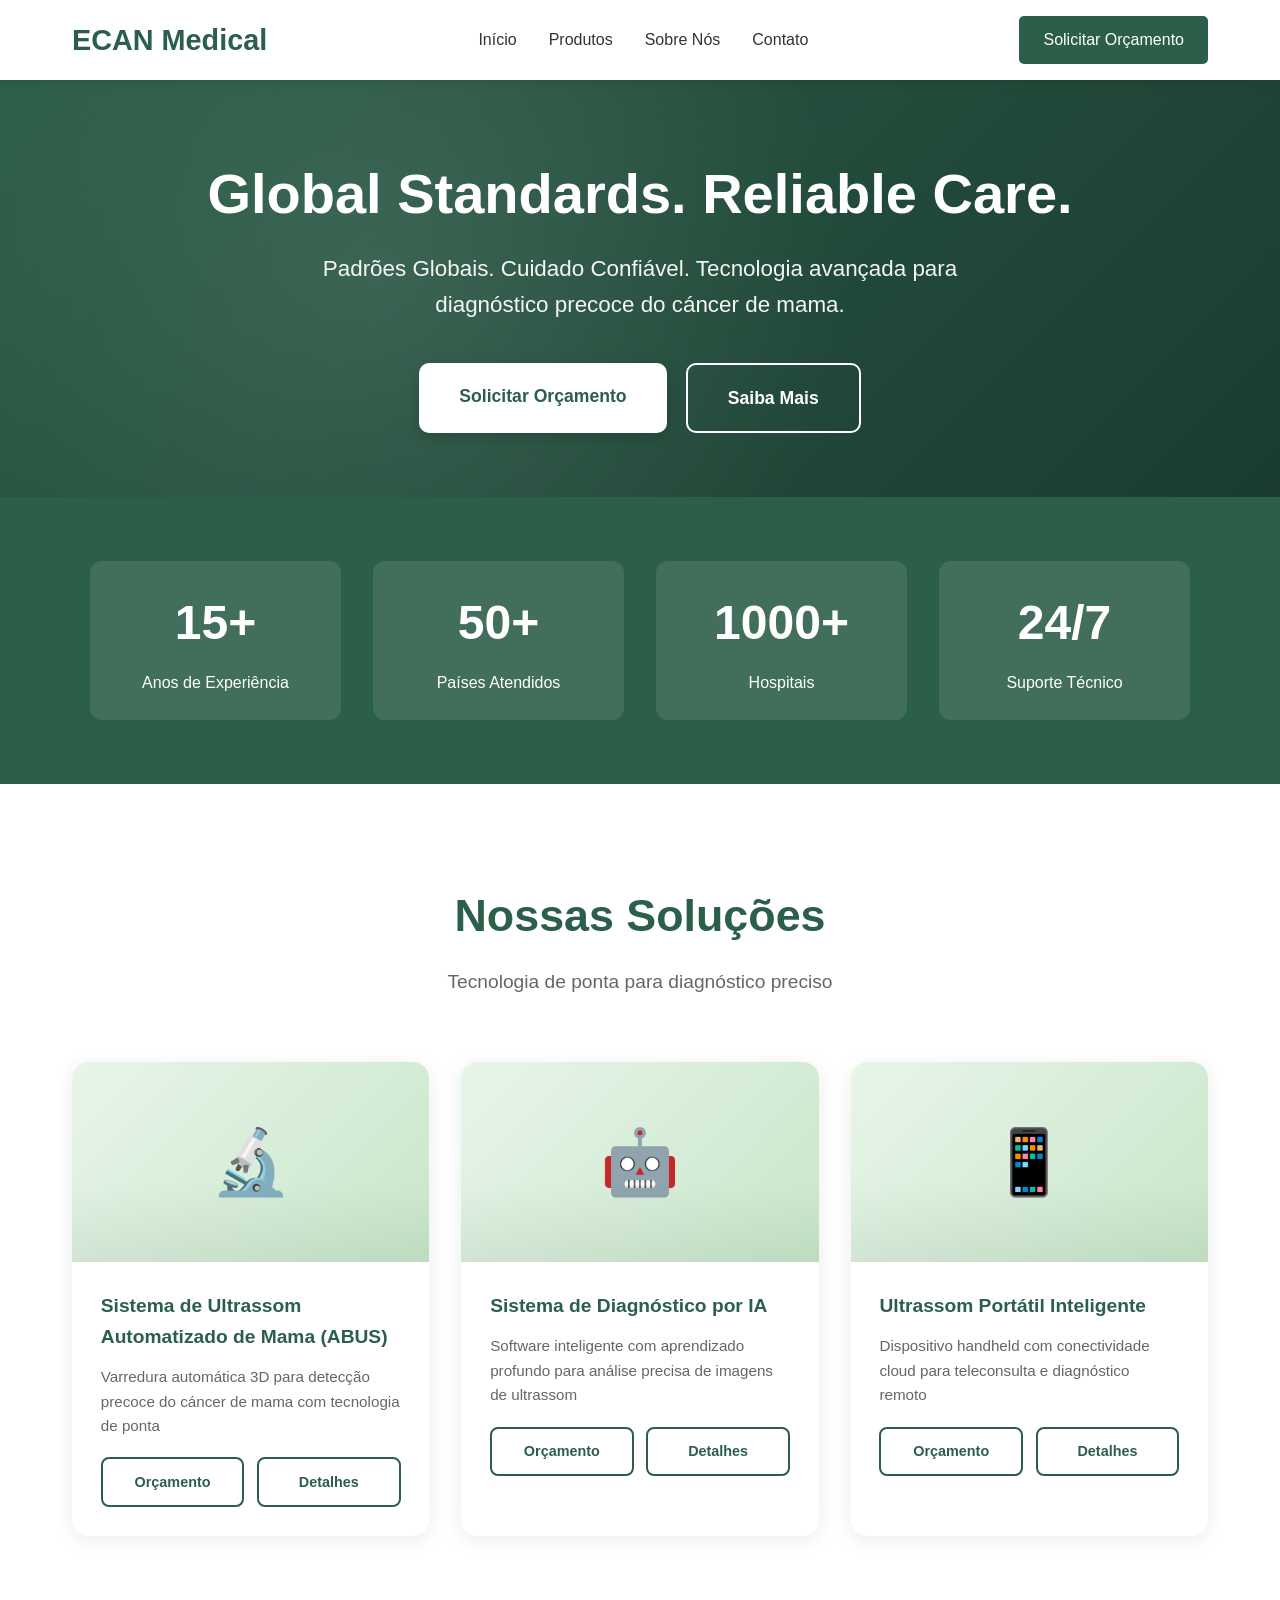
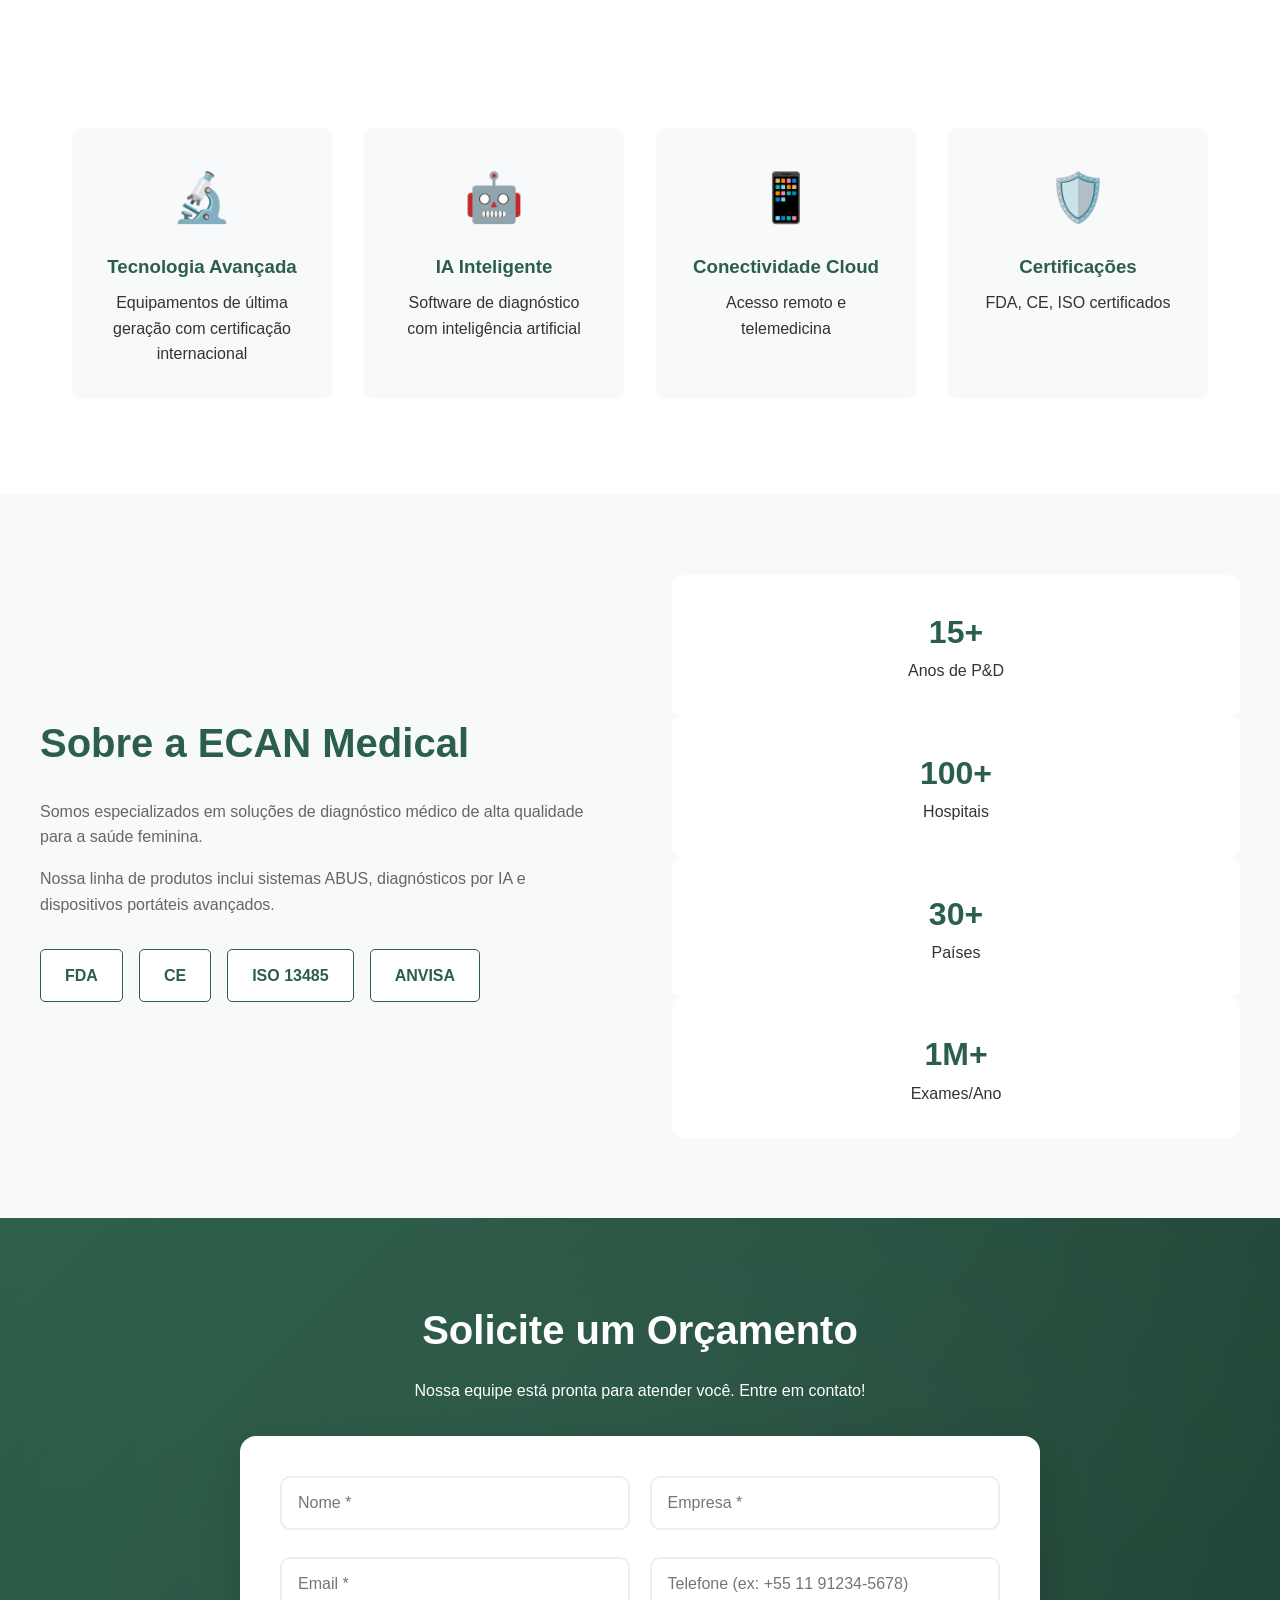
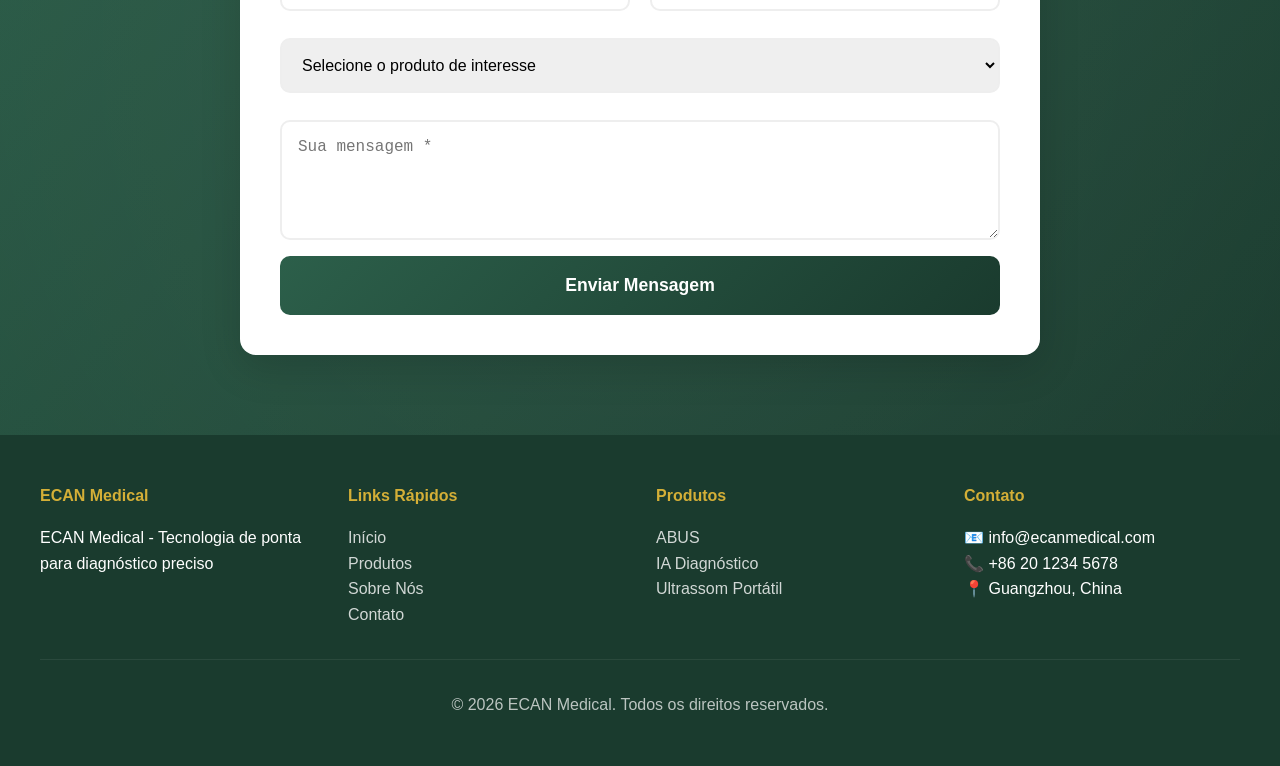
<file: index.html>
<!DOCTYPE html>
<html lang="pt-BR">
<head>
    <meta charset="UTF-8">
    <meta name="viewport" content="width=device-width, initial-scale=1.0">
    <title>ECAN Medical - Global Standards. Reliable Care.</title>
    <meta http-equiv="Cache-Control" content="no-cache, no-store, must-revalidate">
    <meta http-equiv="Pragma" content="no-cache">
    <meta http-equiv="Expires" content="0">
    <link rel="stylesheet" href="css/styles.css?v=20260319">
    <script src="js/config.js?v=20260322"></script>
    <script src="js/cms.js?v=20260322" defer></script>
</head>
<body>
    <header>
        <div class="nav-container">
            <div class="logo" id="site-logo">ECAN Medical</div>
            <button class="menu-toggle" onclick="toggleMenu()">☰</button>
            <nav>
                <ul id="nav-menu">
                    <li><a href="#home">Início</a></li>
                    <li><a href="produtos.html">Produtos</a></li>
                    <li><a href="#about">Sobre Nós</a></li>
                    <li><a href="#contact">Contato</a></li>
                </ul>
            </nav>
            <a href="#contact" class="cta-btn" id="hero-cta">Solicitar Orçamento</a>
        </div>
    </header>
    
    <script>
        function toggleMenu() {
            document.getElementById('nav-menu').classList.toggle('active');
        }
        document.querySelectorAll('nav a').forEach(link => {
            link.addEventListener('click', () => {
                document.getElementById('nav-menu').classList.remove('active');
            });
        });
    </script>

    <section class="hero" id="home">
        <h1 id="hero-title">Global Standards. Reliable Care.<br>Padrões Globais. Cuidado Confiável.</h1>
        <p id="hero-subtitle">Pioneering automated breast ultrasound technology and AI-powered diagnostic solutions for early breast cancer screening</p>
        <div class="hero-btns">
            <a href="#contact" class="btn btn-primary" id="hero-cta-btn">Solicitar Orçamento</a>
            <a href="produtos.html" class="btn btn-outline" id="hero-secondary">Ver Produtos</a>
        </div>
    </section>

    <section class="stats">
        <div class="stats-grid" id="stats-grid">
            <div class="stat-item">
                <h3>15+</h3>
                <p>Anos de Experiência</p>
            </div>
            <div class="stat-item">
                <h3>100+</h3>
                <p>Hospitais Parceiros</p>
            </div>
            <div class="stat-item">
                <h3>30+</h3>
                <p>Países Atendidos</p>
            </div>
            <div class="stat-item">
                <h3>1M+</h3>
                <p>Exames Realizados</p>
            </div>
        </div>
    </section>

    <section class="section" id="products">
        <div class="section-title">
            <h2>Nossas Soluções</h2>
            <p>Tecnologia de ponta para diagnóstico preciso</p>
        </div>
        <div class="products-grid" id="products-grid">
            <!-- 产品从JSON动态加载 -->
        </div>
    </section>

    <section class="section">
        <div class="features-grid" id="features-grid">
            <div class="feature-card">
                <div class="feature-icon">🎯</div>
                <h3>Alta Precisão</h3>
                <p>Tecnologia avançada para detecção precoce</p>
            </div>
            <div class="feature-card">
                <div class="feature-icon">⏱️</div>
                <h3>Exame Rápido</h3>
                <p>Varredura completa em 15 minutos</p>
            </div>
            <div class="feature-card">
                <div class="feature-icon">🤖</div>
                <h3>IA Assistida</h3>
                <p>Análise inteligente por computador</p>
            </div>
            <div class="feature-card">
                <div class="feature-icon">👩‍⚕️</div>
                <h3>Fácil Uso</h3>
                <p>Interface intuitiva para operadores</p>
            </div>
        </div>
    </section>

    <section class="about" id="about">
        <div class="about-grid">
            <div class="about-content">
                <h2 id="about-title">Sobre a ECAN Medical</h2>
                <div id="about-content">
                    <p>Fundada em 2009, a ECAN Medical é uma empresa de alta tecnologia especializada em soluções de diagnóstico por ultrassom e inteligência artificial para saúde da mulher.</p>
                    <p>Nossa missão é melhorar a detecção precoce do câncer de mama através de tecnologia inovadora e acessível. Somos pioneiros em sistemas de ultrassom automatizado de mama (ABUS) na China.</p>
                    <p>Com mais de 15 anos de experiência, servimos mais de 100 hospitais e clínicas em 30 países ao redor do mundo.</p>
                </div>
                <div class="certifications" id="certifications">
                    <span class="cert">ISO 13485</span>
                    <span class="cert">CE</span>
                    <span class="cert">FDA</span>
                    <span class="cert">NMPA</span>
                </div>
            </div>
            <div class="about-stats">
                <div style="background: white; padding: 2rem; border-radius: 10px; text-align: center;">
                    <h3 style="color: var(--primary); font-size: 2rem;">15+</h3>
                    <p>Anos de P&D</p>
                </div>
                <div style="background: white; padding: 2rem; border-radius: 10px; text-align: center;">
                    <h3 style="color: var(--primary); font-size: 2rem;">100+</h3>
                    <p>Hospitais</p>
                </div>
                <div style="background: white; padding: 2rem; border-radius: 10px; text-align: center;">
                    <h3 style="color: var(--primary); font-size: 2rem;">30+</h3>
                    <p>Países</p>
                </div>
                <div style="background: white; padding: 2rem; border-radius: 10px; text-align: center;">
                    <h3 style="color: var(--primary); font-size: 2rem;">1M+</h3>
                    <p>Exames/Ano</p>
                </div>
            </div>
        </div>
    </section>

    <section class="contact" id="contact">
        <div class="contact-container">
            <h2 id="contact-title">Fale Conosco</h2>
            <p id="contact-subtitle">Estamos prontos para fornecer soluções profissionais e orçamentos competitivos</p>
            <div class="contact-form">
                <form>
                    <div class="form-grid">
                        <div class="form-group">
                            <input type="text" placeholder="Nome *" required>
                        </div>
                        <div class="form-group">
                            <input type="text" placeholder="Empresa *" required>
                        </div>
                        <div class="form-group">
                            <input type="email" placeholder="Email *" required>
                        </div>
                        <div class="form-group">
                            <input type="tel" placeholder="Telefone (ex: +55 11 91234-5678)">
                        </div>
                        <div class="form-group full">
                            <select>
                                <option>Selecione o produto de interesse</option>
                                <option>Sistema ABUS (Ultrassom Automatizado de Mama)</option>
                                <option>Sistema de Diagnóstico por IA</option>
                                <option>Ultrassom Portátil</option>
                                <option>Outro</option>
                            </select>
                        </div>
                        <div class="form-group full">
                            <textarea placeholder="Sua mensagem *"></textarea>
                        </div>
                    </div>
                    <button type="submit" class="submit-btn">Enviar Mensagem</button>
                </form>
            </div>
        </div>
    </section>

    <footer>
        <div class="footer-grid">
            <div class="footer-col">
                <h4>ECAN Medical</h4>
                <p id="footer-about">Especialistas em soluções de ultrassom inteligente e diagnóstico por IA para saúde da mulher.</p>
            </div>
            <div class="footer-col">
                <h4>Links Rápidos</h4>
                <ul>
                    <li><a href="#home">Início</a></li>
                    <li><a href="#products">Produtos</a></li>
                    <li><a href="#about">Sobre Nós</a></li>
                    <li><a href="#contact">Contato</a></li>
                </ul>
            </div>
            <div class="footer-col">
                <h4>Produtos</h4>
                <ul>
                    <li><a href="#">ABUS</a></li>
                    <li><a href="#">IA Diagnóstico</a></li>
                    <li><a href="#">Ultrassom Portátil</a></li>
                </ul>
            </div>
            <div class="footer-col">
                <h4>Contato</h4>
                <ul>
                    <li>📧 info@ecanmedical.com</li>
                    <li>📞 +86 20 1234 5678</li>
                    <li>📍 Guangzhou, China</li>
                </ul>
            </div>
        </div>
        <div class="footer-bottom">
            <p>&copy; 2026 ECAN Medical. Todos os direitos reservados.</p>
        </div>
    </footer>

    <script>
        // 页面加载完成后渲染数据
        document.addEventListener('DOMContentLoaded', async () => {
            await CMS.renderHome();
            // 初始化Google Analytics
            await CMS.initAnalytics();
        });
        
        document.querySelectorAll('a[href^="#"]').forEach(anchor => {
            anchor.addEventListener('click', function (e) {
                e.preventDefault();
                document.querySelector(this.getAttribute('href')).scrollIntoView({ behavior: 'smooth' });
            });
        });

        document.querySelector('form').addEventListener('submit', function(e) {
            e.preventDefault();
            
            // 追踪表单提交事件
            CMS.trackFormSubmit('contato_form');
            
            alert('Obrigado pela sua mensagem! Entraremos em contato em breve.');
        });
    </script>
</body>
</html>
</file>
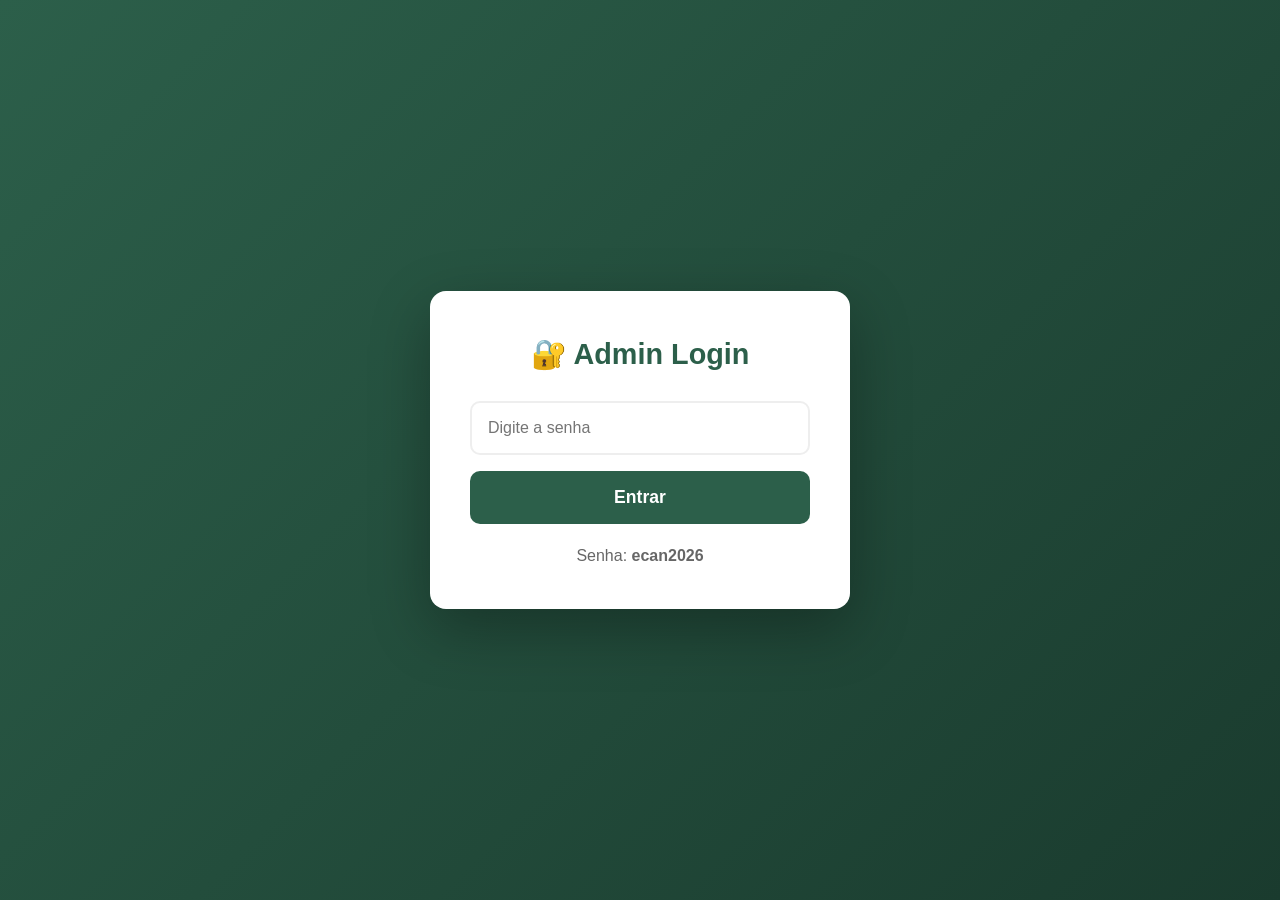
<file: admin/index.html>
<!DOCTYPE html>
<html lang="pt-BR">
<head>
    <meta charset="UTF-8">
    <meta name="viewport" content="width=device-width, initial-scale=1.0">
    <title>ECAN Medical - Painel de Administração</title>
    <style>
        * { margin: 0; padding: 0; box-sizing: border-box; }
        :root { --primary: #2C5F4A; --secondary: #1A3B2E; --accent: #D4AF37; --light: #f8f9fa; --white: #ffffff; --danger: #dc3545; --success: #28a745; }
        body { font-family: 'Segoe UI', Tahoma, Geneva, Verdana, sans-serif; line-height: 1.6; color: #333; background: var(--light); }
        .login-screen { min-height: 100vh; display: flex; align-items: center; justify-content: center; background: linear-gradient(135deg, var(--primary) 0%, var(--secondary) 100%); }
        .login-box { background: var(--white); padding: 2.5rem; border-radius: 16px; width: 100%; max-width: 420px; box-shadow: 0 20px 60px rgba(0,0,0,0.3); }
        .login-box h2 { color: var(--primary); text-align: center; margin-bottom: 1.5rem; font-size: 1.8rem; }
        .login-box input { width: 100%; padding: 1rem; margin-bottom: 1rem; border: 2px solid #eee; border-radius: 10px; font-size: 1rem; }
        .login-box button { width: 100%; padding: 1rem; background: var(--primary); color: var(--white); border: none; border-radius: 10px; font-size: 1.1rem; cursor: pointer; font-weight: 600; }
        .login-error { color: var(--danger); text-align: center; margin-bottom: 1rem; display: none; padding: 0.8rem; background: #ffeef0; border-radius: 8px; }
        .admin-container { display: none; }
        .admin-header { background: var(--primary); color: var(--white); padding: 1.2rem 2rem; display: flex; justify-content: space-between; align-items: center; }
        .admin-header h1 { font-size: 1.4rem; }
        .logout-btn { background: rgba(255,255,255,0.2); color: var(--white); padding: 0.6rem 1.2rem; border: none; border-radius: 8px; cursor: pointer; }
        .admin-body { display: flex; min-height: calc(100vh - 60px); }
        .sidebar { width: 260px; background: var(--white); padding: 1.5rem 0; }
        .sidebar ul { list-style: none; }
        .sidebar li { padding: 1rem 1.5rem; cursor: pointer; border-left: 4px solid transparent; }
        .sidebar li:hover, .sidebar li.active { background: #f0f7f4; border-left-color: var(--primary); color: var(--primary); }
        .main-content { flex: 1; padding: 2rem; overflow-y: auto; }
        .card { background: var(--white); border-radius: 16px; padding: 2rem; margin-bottom: 1.5rem; }
        .card h3 { color: var(--primary); margin-bottom: 1.5rem; padding-bottom: 0.8rem; border-bottom: 2px solid #f0f0f0; }
        .form-group { margin-bottom: 1.2rem; }
        .form-group label { display: block; margin-bottom: 0.5rem; font-weight: 600; }
        .form-group input, .form-group textarea { width: 100%; padding: 0.8rem; border: 2px solid #eee; border-radius: 10px; }
        .btn { padding: 0.8rem 1.5rem; border: none; border-radius: 10px; cursor: pointer; font-size: 0.95rem; font-weight: 600; }
        .btn-primary { background: var(--primary); color: var(--white); }
        .btn-success { background: var(--success); color: var(--white); }
        .btn-danger { background: var(--danger); color: var(--white); }
        .product-item { display: flex; justify-content: space-between; align-items: center; padding: 1.2rem; border: 2px solid #eee; border-radius: 12px; margin-bottom: 0.8rem; }
        .product-item:hover { border-color: var(--primary); }
        .product-info h4 { color: var(--primary); margin-bottom: 0.3rem; }
        .product-code { font-family: monospace; font-size: 0.8rem; color: #888; background: var(--light); padding: 0.2rem 0.6rem; border-radius: 4px; }
        .toggle { position: relative; width: 50px; height: 28px; }
        .toggle input { opacity: 0; width: 0; height: 0; }
        .toggle-slider { position: absolute; cursor: pointer; top: 0; left: 0; right: 0; bottom: 0; background-color: #ccc; transition: 0.4s; border-radius: 28px; }
        .toggle-slider:before { position: absolute; content: ""; height: 22px; width: 22px; left: 3px; bottom: 3px; background-color: white; transition: 0.4s; border-radius: 50%; }
        .toggle input:checked + .toggle-slider { background-color: var(--success); }
        .toggle input:checked + .toggle-slider:before { transform: translateX(22px); }
        .section-content { display: none; }
        .section-content.active { display: block; }
        .loading-overlay { position: fixed; top: 0; left: 0; right: 0; bottom: 0; background: rgba(0,0,0,0.7); display: none; align-items: center; justify-content: center; z-index: 9999; }
        .loading-overlay.active { display: flex; }
        .loading-box { background: var(--white); padding: 2rem 3rem; border-radius: 16px; text-align: center; }
        .spinner { width: 50px; height: 50px; border: 4px solid #eee; border-top-color: var(--primary); border-radius: 50%; animation: spin 1s linear infinite; margin: 0 auto 1rem; }
        @keyframes spin { to { transform: rotate(360deg); } }
    </style>
</head>
<body>
    <div class="loading-overlay" id="loadingOverlay">
        <div class="loading-box">
            <div class="spinner"></div>
            <p id="loadingText">Salvando...</p>
        </div>
    </div>
    <div class="login-screen" id="loginScreen">
        <div class="login-box">
            <h2>🔐 Admin Login</h2>
            <p class="login-error" id="loginError">Senha incorreta!</p>
            <input type="password" id="adminPassword" placeholder="Digite a senha">
            <button onclick="adminLogin()">Entrar</button>
            <p style="text-align:center;margin-top:1.2rem;color:#666;">Senha: <strong>ecan2026</strong></p>
        </div>
    </div>
    <div class="admin-container" id="adminPanel">
        <div class="admin-header">
            <h1>📊 Painel Admin - ECAN Medical</h1>
            <div style="display:flex;gap:1rem;align-items:center;">
                <span id="syncStatus">Pronto</span>
                <button class="logout-btn" onclick="logout()">Sair</button>
            </div>
        </div>
        <div class="admin-body">
            <div class="sidebar">
                <ul>
                    <li class="active" onclick="showSection('dashboard')">📈 Dashboard</li>
                    <li onclick="showSection('products')">📦 Produtos</li>
                    <li onclick="showSection('site')">🌐 Site</li>
                    <li onclick="showSection('hero')">🏠 Hero</li>
                    <li onclick="saveAndPublish()" style="background:#d4f5e9;color:var(--primary);margin:1rem 0.5rem;border-radius:10px;">🚀 Publicar</li>
                </ul>
            </div>
            <div class="main-content">
                <div class="section-content active" id="dashboard">
                    <div class="card">
                        <h3>📈 Dashboard</h3>
                        <p>Gerencie o conteúdo do site. As alterações serão publicadas automaticamente!</p>
                        <h2 style="margin-top:1rem;color:var(--primary);" id="productCount">0</h2>
                        <p>Produtos Ativos</p>
                    </div>
                </div>
                <div class="section-content" id="products">
                    <div class="card">
                        <h3>📦 Produtos</h3>
                        <div id="productList"></div>
                        <button class="btn btn-primary" style="margin-top:1rem;" onclick="addNewProduct()">+ Novo Produto</button>
                    </div>
                    <div class="card" id="editProductForm" style="display:none;">
                        <h3>✏️ Editar Produto</h3>
                        <div id="productFormContent"></div>
                        <div style="display:flex;gap:0.8rem;margin-top:1.5rem;">
                            <button class="btn btn-success" onclick="saveProduct()">💾 Salvar</button>
                            <button class="btn btn-danger" onclick="deleteProduct()">🗑️</button>
                            <button class="btn" onclick="cancelEdit()" style="background:#eee;">Cancelar</button>
                        </div>
                    </div>
                </div>
                <div class="section-content" id="site">
                    <div class="card">
                        <h3>🌐 Configurações</h3>
                        <div class="form-group"><label>Nome da Empresa</label><input type="text" id="siteName"></div>
                        <div class="form-group"><label>Email</label><input type="email" id="siteEmail"></div>
                        <div class="form-group"><label>Telefone</label><input type="text" id="sitePhone"></div>
                        <div class="form-group"><label>Endereço</label><input type="text" id="siteAddress"></div>
                        <button class="btn btn-primary" onclick="saveSiteSettings()">💾 Salvar</button>
                    </div>
                </div>
                <div class="section-content" id="hero">
                    <div class="card">
                        <h3>🏠 Hero</h3>
                        <div class="form-group"><label>Título</label><input type="text" id="heroTitle"></div>
                        <div class="form-group"><label>Subtítulo</label><textarea id="heroSubtitle"></textarea></div>
                        <div class="form-group"><label>Botão</label><input type="text" id="heroCta"></div>
                        <button class="btn btn-primary" onclick="saveHero()">💾 Salvar</button>
                    </div>
                </div>
            </div>
        </div>
    </div>
    <script>
        let siteData = {site:{name:'ECAN Medical',email:'',phone:'',address:''},hero:{title:'',subtitle:'',ctaText:''}};
        let productsData = {products:[]};
        let hasChanges = false;
        let currentProductId = null;
        
        function saveToLocalStorage() {
            localStorage.setItem('ecan_productsData',JSON.stringify(productsData));
            localStorage.setItem('ecan_siteData',JSON.stringify(siteData));
        }
        
        function adminLogin() {
            if(document.getElementById('adminPassword').value==='ecan2026'){
                document.getElementById('loginScreen').style.display='none';
                document.getElementById('adminPanel').style.display='block';
                initData();
            }else{
                document.getElementById('loginError').style.display='block';
            }
        }
        function logout(){
            document.getElementById('adminPanel').style.display='none';
            document.getElementById('loginScreen').style.display='flex';
        }
        
        async function initData(){
            try{
                const r = await fetch('/data/products.json');
                if(r.ok)productsData = await r.json();
            }catch(e){}
            const s = localStorage.getItem('ecan_siteData');
            if(s)siteData = JSON.parse(s);
            renderAll();
        }
        
        function renderAll(){
            renderProducts();
            loadFormValues();
            document.getElementById('productCount').textContent = productsData.products.filter(p=>p.enabled).length;
        }
        
        function renderProducts(){
            document.getElementById('productList').innerHTML = productsData.products.map(p=>`
                <div class="product-item">
                    <div class="product-info">
                        <h4>${p.icon} ${p.name}</h4><p>${p.shortDesc}</p>
                        <span class="product-code">${p.code||''}</span>
                    </div>
                    <div class="product-actions">
                        <label class="toggle">
                            <input type="checkbox" ${p.enabled?'checked':''} onchange="toggleProduct('${p.id}')">
                            <span class="toggle-slider"></span>
                        </label>
                        <button class="btn btn-primary" onclick="editProduct('${p.id}')">✏️</button>
                    </div>
                </div>`).join('');
        }
        
        function loadFormValues(){
            document.getElementById('siteName').value = siteData.site.name||'';
            document.getElementById('siteEmail').value = siteData.site.email||'';
            document.getElementById('sitePhone').value = siteData.site.phone||'';
            document.getElementById('siteAddress').value = siteData.site.address||'';
            document.getElementById('heroTitle').value = siteData.hero.title||'';
            document.getElementById('heroSubtitle').value = siteData.hero.subtitle||'';
            document.getElementById('heroCta').value = siteData.hero.ctaText||'';
        }
        
        function toggleProduct(id){
            const p = productsData.products.find(x=>x.id===id);
            if(p){p.enabled=!p.enabled;renderAll();saveToLocalStorage();markAsChanged();}
        }
        
        function editProduct(id){
            currentProductId = id;
            const p = productsData.products.find(x=>x.id===id);
            if(!p)return;
            let imgPrev = p.image?'<img src="'+p.image+'" style="max-width:200px;margin-top:10px;">':'';
            document.getElementById('productFormContent').innerHTML = `
                <div class="form-group"><label>ID</label><input type="text" id="prodId" value="${p.id}"></div>
                <div class="form-group"><label>Código</label><input type="text" id="prodCode" value="${p.code||''}"></div>
                <div class="form-group"><label>Nome</label><input type="text" id="prodName" value="${p.name}"></div>
                <div class="form-group"><label>Categoria</label><input type="text" id="prodCategory" value="${p.category||''}"></div>
                <div class="form-group"><label>Descrição</label><input type="text" id="prodShortDesc" value="${p.shortDesc}"></div>
                <div class="form-group"><label>Ícone</label><input type="text" id="prodIcon" value="${p.icon}"></div>
                <div class="form-group"><label>Imagem</label><input type="file" onchange="handleImage(this)"><input type="hidden" id="prodImage" value="${p.image||''}">${imgPrev}</div>`;
            document.getElementById('editProductForm').style.display='block';
        }
        
        function handleImage(input){
            if(input.files[0]){
                const reader = new FileReader();
                reader.onload = function(e){
                    document.getElementById('prodImage').value = e.target.result;
                    document.getElementById('productFormContent').querySelector('img').src = e.target.result;
                };
                reader.readAsDataURL(input.files[0]);
            }
        }
        
        function saveProduct(){
            const p = productsData.products.find(x=>x.id===currentProductId);
            if(p){
                p.id = document.getElementById('prodId').value;
                p.code = document.getElementById('prodCode').value;
                p.name = document.getElementById('prodName').value;
                p.category = document.getElementById('prodCategory').value;
                p.shortDesc = document.getElementById('prodShortDesc').value;
                p.icon = document.getElementById('prodIcon').value;
                p.image = document.getElementById('prodImage').value;
                saveToLocalStorage();renderAll();cancelEdit();markAsChanged();
                alert('Salvo!');
            }
        }
        
        function deleteProduct(){
            if(confirm('Excluir?')){
                productsData.products = productsData.products.filter(x=>x.id!==currentProductId);
                saveToLocalStorage();renderAll();cancelEdit();markAsChanged();
            }
        }
        function cancelEdit(){document.getElementById('editProductForm').style.display='none';currentProductId=null;}
        function addNewProduct(){
            const id = 'p'+Date.now();
            productsData.products.push({id,code:'',name:'Novo',shortDesc:'',category:'',icon:'📦',image:'',enabled:true,details:{description:''}});
            renderAll();editProduct(id);markAsChanged();
        }
        
        function saveSiteSettings(){
            siteData.site.name = document.getElementById('siteName').value;
            siteData.site.email = document.getElementById('siteEmail').value;
            siteData.site.phone = document.getElementById('sitePhone').value;
            siteData.site.address = document.getElementById('siteAddress').value;
            saveToLocalStorage();markAsChanged();alert('Salvo!');
        }
        function saveHero(){
            siteData.hero.title = document.getElementById('heroTitle').value;
            siteData.hero.subtitle = document.getElementById('heroSubtitle').value;
            siteData.hero.ctaText = document.getElementById('heroCta').value;
            saveToLocalStorage();markAsChanged();alert('Salvo!');
        }
        
        function showSection(id){
            document.querySelectorAll('.section-content').forEach(s=>s.classList.remove('active'));
            document.getElementById(id).classList.add('active');
            document.querySelectorAll('.sidebar li').forEach(l=>l.classList.remove('active'));
            event.target.classList.add('active');
        }
        
        function markAsChanged(){hasChanges=true;document.getElementById('syncStatus').innerHTML='<span style="color:#fbbf24;">●</span> Alterações pendentes';}
        
        async function saveAndPublish(){
            if(!hasChanges){alert('Sem alterações');return;}
            document.getElementById('loadingOverlay').classList.add('active');
            
            // 保存到本地存储
            saveToLocalStorage();
            
            // 下载JSON文件供手动更新
            const siteBlob = new Blob([JSON.stringify(siteData,null,2)],{type:'application/json'});
            const siteUrl = URL.createObjectURL(siteBlob);
            const a = document.createElement('a');a.href=siteUrl;a.download='site.json';a.click();
            
            const prodBlob = new Blob([JSON.stringify(productsData,null,2)],{type:'application/json'});
            const prodUrl = URL.createObjectURL(prodBlob);
            const a2 = document.createElement('a');a2.href=prodUrl;a2.download='products.json';a2.click();
            
            document.getElementById('loadingOverlay').classList.remove('active');
            hasChanges=false;
            document.getElementById('syncStatus').innerHTML='<span style="color:#4ade80;">●</span> Published!';
            
            alert('✅ Salvo!\n\nArquivos JSON baixados. Por favor:\n1. Faça upload de products.json para pasta data/\n2. O site será atualizado automaticamente.');
        }
    </script>
</body>
</html>
</file>
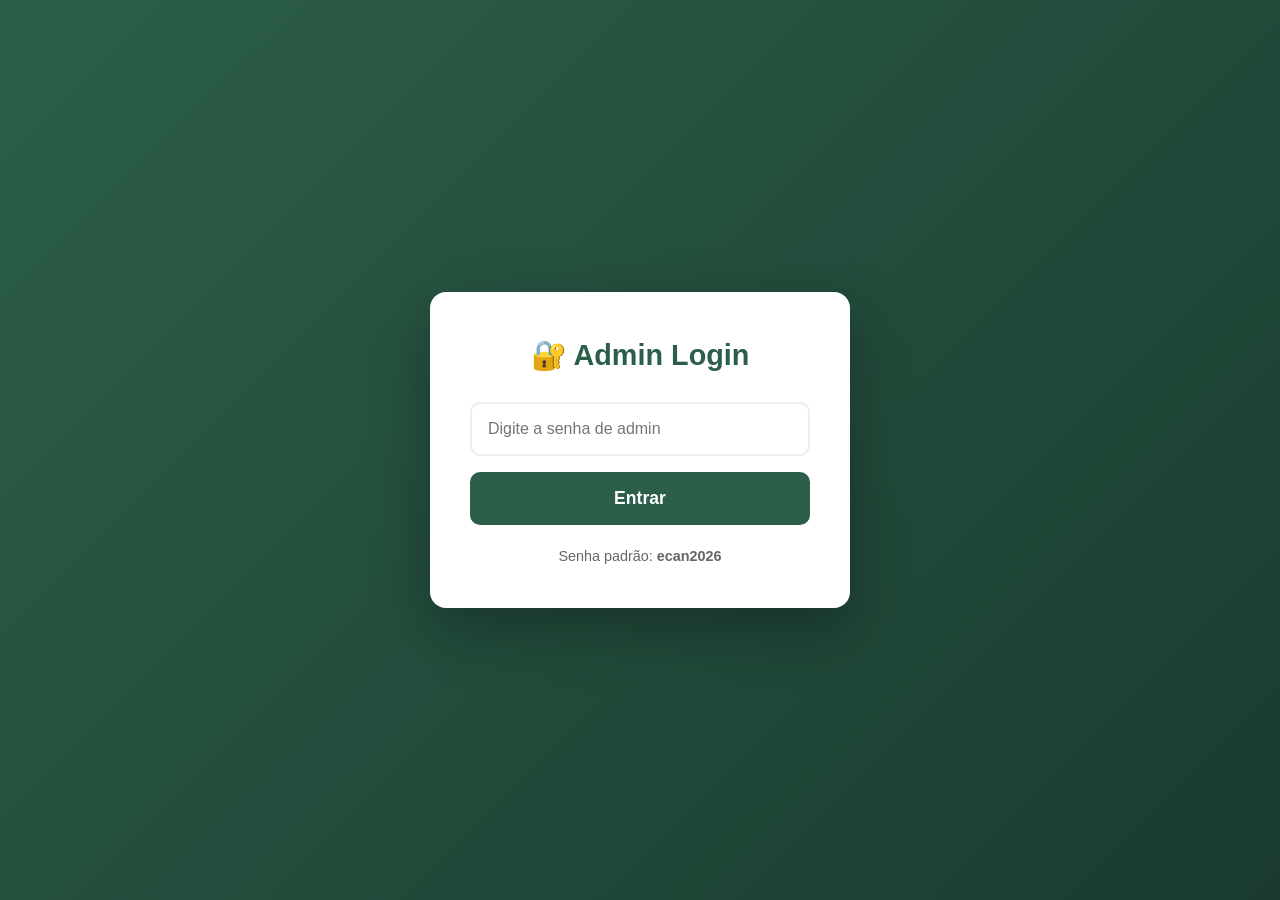
<file: admin.html>
<!DOCTYPE html>
<html lang="pt-BR">
<head>
    <meta charset="UTF-8">
    <meta name="viewport" content="width=device-width, initial-scale=1.0">
    <title>ECAN Medical - Painel de Administração</title>
    <!-- Netlify Forms (自动保存到Netlify) -->
    <form name="ecan-cms-data" netlify hidden>
        <input type="text" name="siteData">
        <input type="text" name="productsData">
    </form>
    <style>
        * { margin: 0; padding: 0; box-sizing: border-box; }
        :root { --primary: #2C5F4A; --secondary: #1A3B2E; --accent: #D4AF37; --light: #f8f9fa; --white: #ffffff; --danger: #dc3545; --success: #28a745; }
        body { font-family: 'Segoe UI', Tahoma, Geneva, Verdana, sans-serif; line-height: 1.6; color: #333; background: var(--light); }
        
        /* Login Screen */
        .login-screen { min-height: 100vh; display: flex; align-items: center; justify-content: center; background: linear-gradient(135deg, var(--primary) 0%, var(--secondary) 100%); }
        .login-box { background: var(--white); padding: 2.5rem; border-radius: 16px; width: 100%; max-width: 420px; box-shadow: 0 20px 60px rgba(0,0,0,0.3); }
        .login-box h2 { color: var(--primary); text-align: center; margin-bottom: 1.5rem; font-size: 1.8rem; }
        .login-box input { width: 100%; padding: 1rem; margin-bottom: 1rem; border: 2px solid #eee; border-radius: 10px; font-size: 1rem; transition: border-color 0.3s; }
        .login-box input:focus { outline: none; border-color: var(--primary); }
        .login-box button { width: 100%; padding: 1rem; background: var(--primary); color: var(--white); border: none; border-radius: 10px; font-size: 1.1rem; cursor: pointer; font-weight: 600; transition: all 0.3s; }
        .login-box button:hover { background: var(--secondary); transform: translateY(-2px); }
        .login-error { color: var(--danger); text-align: center; margin-bottom: 1rem; display: none; padding: 0.8rem; background: #ffeef0; border-radius: 8px; }
        
        /* Admin Layout */
        .admin-container { display: none; }
        .admin-header { background: var(--primary); color: var(--white); padding: 1.2rem 2rem; display: flex; justify-content: space-between; align-items: center; box-shadow: 0 4px 20px rgba(0,0,0,0.1); }
        .admin-header h1 { font-size: 1.4rem; display: flex; align-items: center; gap: 0.5rem; }
        .header-status { display: flex; align-items: center; gap: 1rem; }
        .sync-status { font-size: 0.85rem; opacity: 0.8; display: flex; align-items: center; gap: 0.5rem; }
        .sync-status.synced { color: #4ade80; }
        .sync-status.syncing { color: #fbbf24; }
        .logout-btn { background: rgba(255,255,255,0.2); color: var(--white); padding: 0.6rem 1.2rem; border: none; border-radius: 8px; cursor: pointer; font-weight: 500; transition: all 0.3s; }
        .logout-btn:hover { background: rgba(255,255,255,0.3); }
        
        .admin-body { display: flex; min-height: calc(100vh - 60px); }
        .sidebar { width: 260px; background: var(--white); padding: 1.5rem 0; box-shadow: 4px 0 20px rgba(0,0,0,0.05); }
        .sidebar ul { list-style: none; }
        .sidebar li { padding: 1rem 1.5rem; cursor: pointer; border-left: 4px solid transparent; transition: all 0.3s; display: flex; align-items: center; gap: 0.8rem; font-weight: 500; }
        .sidebar li:hover, .sidebar li.active { background: #f0f7f4; border-left-color: var(--primary); color: var(--primary); }
        
        .main-content { flex: 1; padding: 2rem; overflow-y: auto; }
        
        /* Cards */
        .card { background: var(--white); border-radius: 16px; padding: 2rem; margin-bottom: 1.5rem; box-shadow: 0 4px 20px rgba(0,0,0,0.06); }
        .card h3 { color: var(--primary); margin-bottom: 1.5rem; padding-bottom: 0.8rem; border-bottom: 2px solid #f0f0f0; font-size: 1.3rem; }
        
        /* Forms */
        .form-group { margin-bottom: 1.2rem; }
        .form-group label { display: block; margin-bottom: 0.5rem; font-weight: 600; color: #444; }
        .form-group input, .form-group textarea, .form-group select { width: 100%; padding: 0.8rem; border: 2px solid #eee; border-radius: 10px; font-size: 0.95rem; transition: border-color 0.3s; }
        .form-group input:focus, .form-group textarea:focus, .form-group select:focus { outline: none; border-color: var(--primary); }
        .form-group textarea { min-height: 100px; }
        
        /* Buttons */
        .btn { padding: 0.8rem 1.5rem; border: none; border-radius: 10px; cursor: pointer; font-size: 0.95rem; font-weight: 600; transition: all 0.3s; }
        .btn-primary { background: var(--primary); color: var(--white); }
        .btn-primary:hover { background: var(--secondary); transform: translateY(-2px); }
        .btn-success { background: var(--success); color: var(--white); }
        .btn-success:hover { background: #1e7e34; }
        .btn-danger { background: var(--danger); color: var(--white); }
        .btn-group { display: flex; gap: 0.8rem; margin-top: 1.5rem; }
        
        /* Product List */
        .product-item { display: flex; justify-content: space-between; align-items: center; padding: 1.2rem; border: 2px solid #eee; border-radius: 12px; margin-bottom: 0.8rem; transition: all 0.3s; }
        .product-item:hover { border-color: var(--primary); background: #fafdfb; }
        .product-info h4 { color: var(--primary); margin-bottom: 0.3rem; font-size: 1.1rem; }
        .product-info p { font-size: 0.9rem; color: #666; }
        .product-code { font-family: monospace; font-size: 0.8rem; color: #888; background: var(--light); padding: 0.2rem 0.6rem; border-radius: 4px; }
        .product-actions { display: flex; align-items: center; gap: 0.8rem; }
        
        /* Toggle Switch */
        .toggle { position: relative; width: 50px; height: 28px; }
        .toggle input { opacity: 0; width: 0; height: 0; }
        .toggle-slider { position: absolute; cursor: pointer; top: 0; left: 0; right: 0; bottom: 0; background-color: #ccc; transition: 0.4s; border-radius: 28px; }
        .toggle-slider:before { position: absolute; content: ""; height: 22px; width: 22px; left: 3px; bottom: 3px; background-color: white; transition: 0.4s; border-radius: 50%; }
        .toggle input:checked + .toggle-slider { background-color: var(--success); }
        .toggle input:checked + .toggle-slider:before { transform: translateX(22px); }
        
        /* Sections */
        .section-content { display: none; }
        .section-content.active { display: block; }
        
        /* Alert */
        .alert { padding: 1rem; border-radius: 10px; margin-bottom: 1rem; font-weight: 500; }
        .alert-success { background: #d4edda; color: #155724; border: 1px solid #c3e6cb; }
        
        /* Loading overlay */
        .loading-overlay { position: fixed; top: 0; left: 0; right: 0; bottom: 0; background: rgba(0,0,0,0.7); display: none; align-items: center; justify-content: center; z-index: 9999; }
        .loading-overlay.active { display: flex; }
        .loading-box { background: var(--white); padding: 2rem 3rem; border-radius: 16px; text-align: center; }
        .spinner { width: 50px; height: 50px; border: 4px solid #eee; border-top-color: var(--primary); border-radius: 50%; animation: spin 1s linear infinite; margin: 0 auto 1rem; }
        @keyframes spin { to { transform: rotate(360deg); } }
        
        @media (max-width: 768px) {
            .admin-body { flex-direction: column; }
            .sidebar { width: 100%; }
            .product-item { flex-direction: column; align-items: flex-start; gap: 1rem; }
            .product-actions { width: 100%; justify-content: space-between; }
        }
    </style>
</head>
<body>
    <!-- Loading Overlay -->
    <div class="loading-overlay" id="loadingOverlay">
        <div class="loading-box">
            <div class="spinner"></div>
            <p id="loadingText">Salvando alterações...</p>
        </div>
    </div>

    <!-- Login Screen -->
    <div class="login-screen" id="loginScreen">
        <div class="login-box">
            <h2>🔐 Admin Login</h2>
            <p class="login-error" id="loginError">Senha incorreta!</p>
            <input type="password" id="adminPassword" placeholder="Digite a senha de admin">
            <button onclick="adminLogin()">Entrar</button>
            <p style="text-align: center; margin-top: 1.2rem; font-size: 0.9rem; color: #666;">
                Senha padrão: <strong>ecan2026</strong>
            </p>
        </div>
    </div>

    <!-- Admin Panel -->
    <div class="admin-container" id="adminPanel">
        <div class="admin-header">
            <h1>📊 Painel de Administração - ECAN Medical</h1>
            <div class="header-status">
                <span class="sync-status" id="syncStatus">
                    <span class="sync-dot">●</span> Pronto para sincronizar
                </span>
                <button class="logout-btn" onclick="logout()">Sair</button>
            </div>
        </div>
        
        <div class="admin-body">
            <div class="sidebar">
                <ul>
                    <li class="active" onclick="showSection('dashboard')">📈 Dashboard</li>
                    <li onclick="showSection('site')">🌐 Configurações do Site</li>
                    <li onclick="showSection('products')">📦 Gerenciar Produtos</li>
                    <li onclick="showSection('hero')">🏠 Seção Hero</li>
                    <li onclick="showSection('stats')">📊 Estatísticas</li>
                    <li onclick="showSection('features')">✨ Características</li>
                    <li onclick="showSection('about')">ℹ️ Sobre Nós</li>
                    <li onclick="showSection('contact')">📧 Seção Contato</li>
                    <li onclick="showSection('footer')">🔻 Rodapé</li>
                    <li onclick="showSection('cloud')">☁️ Sincronização na Nuvem</li>
                    <li onclick="saveToCloud()" style="background: #28a745; color: white; margin: 1rem 0.5rem; border-radius: 10px;">💾 Salvar na Nuvem</li>
                    <li onclick="publish()" style="background: linear-gradient(135deg, #667eea 0%, #764ba2 100%); color: white; margin: 0.5rem; border-radius: 10px; font-weight: bold;">🚀 Publicar Site</li>
                </ul>
            </div>
            
            <div class="main-content">
                <!-- Cloud Sync Section -->
                <div class="section-content" id="cloud">
                    <div class="card">
                        <h3>☁️ Configuração de Sincronização na Nuvem</h3>
                        <div class="alert alert-success">
                            <p><strong>🎯 Como funciona:</strong> Configure a integração com JSONBin.io para salvar conteúdo automaticamente. 
                            Após configurar, clique em "💾 Salvar na Nuvem" para publicar as alterações instantaneamente!</p>
                        </div>
                        
                        <div class="form-group">
                            <label>🔑 API Key (JSONBin.io)</label>
                            <input type="password" id="cloudApiKey" placeholder="Cole sua API Key aqui">
                            <small style="color:#666;">Obtha em: <a href="https://jsonbin.io" target="_blank">jsonbin.io</a> (Gratuito)</small>
                        </div>
                        <div class="form-group">
                            <label>📂 Bin ID (JSONBin.io)</label>
                            <input type="text" id="cloudBinId" placeholder="Ex: 65f2xxxxx...">
                            <small style="color:#666;">Crie um novo Bin no JSONBin.io e cole o ID aqui</small>
                        </div>
                        <button class="btn btn-primary" onclick="saveCloudConfig()">💾 Salvar Configuração</button>
                        <button class="btn" onclick="testCloudConnection()" style="background: #6c757d; color: white; margin-left: 10px;">🔍 Testar Conexão</button>
                        
                        <hr style="margin: 2rem 0;">
                        
                        <div class="alert" style="background: #e7f3ff; border: 1px solid #b6d4fe; padding: 1rem; border-radius: 8px;">
                            <p><strong>🔗 Netlify Deploy Hook (Opcional)</strong></p>
                            <p style="font-size: 0.9rem; color: #666;">Configure para atualizar o site automaticamente após salvar na nuvem.</p>
                            <div class="form-group" style="margin-top: 1rem;">
                                <label>🔗 Deploy Hook URL</label>
                                <input type="text" id="deployHookUrl" placeholder="https://api.netlify.com/build_hooks/xxxxx">
                                <small style="color:#666;">Netlify > Site settings > Build & deploy > Build hooks</small>
                            </div>
                            <button class="btn btn-primary" onclick="saveDeployHook()">💾 Salvar Hook</button>
                        </div>
                        
                        <hr style="margin: 2rem 0;">
                        
                        <div class="form-group">
                            <label><strong>📋 Guia de Configuração:</strong></label>
                            <ol style="margin-top: 1rem; padding-left: 1.5rem; line-height: 2;">
                                <li>Acesse <a href="https://jsonbin.io" target="_blank">jsonbin.io</a> e crie uma conta gratuita</li>
                                <li>Crie um novo Bin (Private) e copie o ID do bin (ex: 65f2xxxxx...)</li>
                                <li>Vá em "Master Key" e copie sua API Key</li>
                                <li>Cole o Bin ID e API Key acima e clique em "Salvar Configuração"</li>
                                <li>Pronto! Agora clique em "💾 Salvar na Nuvem" para publicar!</li>
                            </ol>
                        </div>
                        
                        <div id="cloudTestResult" style="margin-top: 1rem;"></div>
                    </div>
                </div>
                
                <!-- Dashboard -->
                <div class="section-content active" id="dashboard">
                    <div class="card">
                        <h3>📈 Bem-vindo ao Painel Admin</h3>
                        <p>Gerencie todo o conteúdo do site. As alterações serão publicadas automaticamente!</p>
                        <div style="display: grid; grid-template-columns: repeat(auto-fit, minmax(200px, 1fr)); gap: 1rem; margin-top: 1.5rem;">
                            <div style="background: var(--light); padding: 1.5rem; border-radius: 12px; text-align: center;">
                                <h2 style="color: var(--primary); font-size: 2rem;" id="productCount">3</h2>
                                <p>Produtos Ativos</p>
                            </div>
                            <div style="background: var(--light); padding: 1.5rem; border-radius: 12px; text-align: center;">
                                <h2 style="color: var(--success); font-size: 2rem;">🟢</h2>
                                <p>Sistema Online</p>
                            </div>
                        </div>
                    </div>
                </div>
                
                <!-- Products Section -->
                <div class="section-content" id="products">
                    <div class="card">
                        <h3>📦 Gerenciar Produtos</h3>
                        <div id="productList"></div>
                        <button class="btn btn-primary" style="margin-top: 1rem;" onclick="addNewProduct()">+ Adicionar Novo Produto</button>
                    </div>
                    
                    <!-- Edit Product Form -->
                    <div class="card" id="editProductForm" style="display: none;">
                        <h3>✏️ Editar Produto</h3>
                        <div id="productFormContent"></div>
                        <div class="btn-group">
                            <button class="btn btn-success" onclick="saveProduct()">💾 Salvar</button>
                            <button class="btn btn-danger" onclick="deleteProduct()">🗑️ Excluir</button>
                            <button class="btn" onclick="cancelEdit()" style="background: #eee;">Cancelar</button>
                        </div>
                    </div>
                </div>
                
                <!-- Site Settings -->
                <div class="section-content" id="site">
                    <div class="card">
                        <h3>🌐 Configurações Gerais do Site</h3>
                        <div class="form-group">
                            <label>Nome da Empresa</label>
                            <input type="text" id="siteName">
                        </div>
                        <div class="form-group">
                            <label>Email</label>
                            <input type="email" id="siteEmail">
                        </div>
                        <div class="form-group">
                            <label>Telefone</label>
                            <input type="text" id="sitePhone">
                        </div>
                        <div class="form-group">
                            <label>Endereço</label>
                            <input type="text" id="siteAddress">
                        </div>
                        <div class="form-group">
                            <label>📊 Google Analytics 4 ID (G-XXXXXXXXXX)</label>
                            <input type="text" id="siteGaId" placeholder="G-XXXXXXXXXX">
                            <small style="color:#666;">Exemplo: G-XY1234567</small>
                        </div>
                        <button class="btn btn-primary" onclick="saveSiteSettings()">💾 Salvar</button>
                    </div>
                </div>
                
                <!-- Hero Section -->
                <div class="section-content" id="hero">
                    <div class="card">
                        <h3>🏠 Seção Hero</h3>
                        <div class="form-group">
                            <label>Título Principal</label>
                            <input type="text" id="heroTitle">
                        </div>
                        <div class="form-group">
                            <label>Subtítulo</label>
                            <textarea id="heroSubtitle"></textarea>
                        </div>
                        <div class="form-group">
                            <label>Texto do Botão Principal</label>
                            <input type="text" id="heroCta">
                        </div>
                        <div class="form-group">
                            <label>Texto do Botão Secundário</label>
                            <input type="text" id="heroSecondary">
                        </div>
                        <button class="btn btn-primary" onclick="saveHero()">💾 Salvar</button>
                    </div>
                </div>
                
                <!-- Stats Section -->
                <div class="section-content" id="stats">
                    <div class="card">
                        <h3>📊 Estatísticas</h3>
                        <div id="statsList"></div>
                        <button class="btn btn-primary" style="margin-top: 1rem;" onclick="addStat()">+ Adicionar</button>
                    </div>
                </div>
                
                <!-- Features Section -->
                <div class="section-content" id="features">
                    <div class="card">
                        <h3>✨ Características</h3>
                        <div id="featuresList"></div>
                        <button class="btn btn-primary" style="margin-top: 1rem;" onclick="addFeature()">+ Adicionar</button>
                    </div>
                </div>
                
                <!-- About Section -->
                <div class="section-content" id="about">
                    <div class="card">
                        <h3>ℹ️ Sobre Nós</h3>
                        <div class="form-group">
                            <label>Título</label>
                            <input type="text" id="aboutTitle">
                        </div>
                        <div class="form-group">
                            <label>Parágrafo 1</label>
                            <textarea id="aboutP1"></textarea>
                        </div>
                        <div class="form-group">
                            <label>Parágrafo 2</label>
                            <textarea id="aboutP2"></textarea>
                        </div>
                        <div class="form-group">
                            <label>Certificações (vírgula)</label>
                            <input type="text" id="aboutCerts">
                        </div>
                        <button class="btn btn-primary" onclick="saveAbout()">💾 Salvar</button>
                    </div>
                </div>
                
                <!-- Contact Section -->
                <div class="section-content" id="contact">
                    <div class="card">
                        <h3>📧 Seção Contato</h3>
                        <div class="form-group">
                            <label>Título</label>
                            <input type="text" id="contactTitle">
                        </div>
                        <div class="form-group">
                            <label>Subtítulo</label>
                            <textarea id="contactSubtitle"></textarea>
                        </div>
                        <button class="btn btn-primary" onclick="saveContact()">💾 Salvar</button>
                    </div>
                </div>
                
                <!-- Footer Section -->
                <div class="section-content" id="footer">
                    <div class="card">
                        <h3>🔻 Rodapé</h3>
                        <div class="form-group">
                            <label>Descrição</label>
                            <textarea id="footerAbout"></textarea>
                        </div>
                        <button class="btn btn-primary" onclick="saveFooter()">💾 Salvar</button>
                    </div>
                </div>
            </div>
        </div>
    </div>

    <script>
        let siteData = { site: { name: 'ECAN Medical', email: 'info@ecanmedical.com', phone: '+86 20 1234 5678', address: 'Guangzhou, China', description: '' }, hero: { title: '', subtitle: '', ctaText: '', secondaryText: '' }, stats: [], features: [], about: { title: '', content: [], certifications: [] }, contact: { title: '', subtitle: '' }, footer: { about: '' } };
        // 优先从 localStorage 读取，如果没有则用默认数据
        let productsData = localStorage.getItem('ecan_productsData') 
            ? JSON.parse(localStorage.getItem('ecan_productsData'))
            : { 
            products: [
                {
                    id: "abus", code: "ECAN-ABUS-001", name: "Sistema de Ultrassom ABUS", shortDesc: "Ultrassom automatizado de mama", category: "Diagnóstico", icon: "🔬", image: "", enabled: true,
                    details: { description: "Sistema ABUS", features: [], specs: [] }
                },
                {
                    id: "ia-diagnostico", code: "ECAN-AI-002", name: "Sistema de IA", shortDesc: "Diagnóstico por inteligência artificial", category: "IA", icon: "🤖", image: "", enabled: true,
                    details: { description: "Sistema de IA", features: [], specs: [] }
                },
                {
                    id: "ultraportatil", code: "ECAN-PORT-003", name: "Ultrassom Portátil", shortDesc: "Dispositivo handheld", category: "Portátil", icon: "📱", image: "", enabled: true,
                    details: { description: "Ultrassom portátil", features: [], specs: [] }
                }
            ]
        };

        // 保存到 localStorage
        function saveToLocalStorage() {
            localStorage.setItem('ecan_productsData', JSON.stringify(productsData));
            console.log('数据已保存到浏览器本地存储');
        }
        let currentProductId = null;
        let hasChanges = false;
        
        // Login
        function adminLogin() {
            const password = document.getElementById('adminPassword').value;
            if (password === 'ecan2026') {
                document.getElementById('loginScreen').style.display = 'none';
                document.getElementById('adminPanel').style.display = 'block';
                initData();
            } else {
                document.getElementById('loginError').style.display = 'block';
            }
        }
        
        // Logout
        function logout() {
            document.getElementById('adminPanel').style.display = 'none';
            document.getElementById('loginScreen').style.display = 'flex';
            document.getElementById('adminPassword').value = '';
        }
        
        // 初始化数据 - 优先从 localStorage 读取
        function initData() {
            // 优先从本地存储读取
            const savedProducts = localStorage.getItem('ecan_productsData');
            if (savedProducts) {
                try {
                    productsData = JSON.parse(savedProducts);
                    console.log('从本地存储加载产品数据');
                } catch(e) {
                    console.log('本地存储数据解析失败，使用默认数据');
                }
            } else {
                console.log('使用默认产品数据');
                saveToLocalStorage(); // 首次保存默认数据
            }
            
            // 站点数据
            const savedSite = localStorage.getItem('ecan_siteData');
            if (savedSite) {
                try {
                    siteData = JSON.parse(savedSite);
                } catch(e) {}
            }
            
            renderAll();
        }
        
        function renderAll() {
            renderProducts();
            renderStats();
            renderFeatures();
            loadFormValues();
            document.getElementById('productCount').textContent = productsData.products.filter(p => p.enabled).length;
        }
        
        function renderProducts() {
            const list = document.getElementById('productList');
            list.innerHTML = productsData.products.map(p => `
                <div class="product-item">
                    <div class="product-info">
                        <h4>${p.icon} ${p.name}</h4>
                        <p>${p.shortDesc}</p>
                        <span class="product-code">${p.code || 'SEM CÓDIGO'}</span>
                    </div>
                    <div class="product-actions">
                        <label class="toggle">
                            <input type="checkbox" ${p.enabled ? 'checked' : ''} onchange="toggleProduct('${p.id}')">
                            <span class="toggle-slider"></span>
                        </label>
                        <button class="btn btn-primary" onclick="editProduct('${p.id}')">✏️</button>
                    </div>
                </div>
            `).join('');
        }
        
        function renderStats() {
            document.getElementById('statsList').innerHTML = siteData.stats.map((s, i) => `
                <div class="product-item">
                    <div class="product-info"><h4>#${i+1}: ${s.number} - ${s.label}</h4></div>
                    <div class="product-actions">
                        <button class="btn btn-primary" onclick="editStat(${i})">✏️</button>
                        <button class="btn btn-danger" onclick="removeStat(${i})">🗑️</button>
                    </div>
                </div>
            `).join('');
        }
        
        function renderFeatures() {
            document.getElementById('featuresList').innerHTML = siteData.features.map((f, i) => `
                <div class="product-item">
                    <div class="product-info"><h4>${f.icon} ${f.title}</h4><p>${f.desc}</p></div>
                    <div class="product-actions">
                        <button class="btn btn-primary" onclick="editFeature(${i})">✏️</button>
                        <button class="btn btn-danger" onclick="removeFeature(${i})">🗑️</button>
                    </div>
                </div>
            `).join('');
        }
        
        function loadFormValues() {
            document.getElementById('siteName').value = siteData.site.name;
            document.getElementById('siteEmail').value = siteData.site.email;
            document.getElementById('sitePhone').value = siteData.site.phone;
            document.getElementById('siteAddress').value = siteData.site.address;
            document.getElementById('siteGaId').value = siteData.analytics?.gaId || '';
            document.getElementById('heroTitle').value = siteData.hero.title;
            document.getElementById('heroSubtitle').value = siteData.hero.subtitle;
            document.getElementById('heroCta').value = siteData.hero.ctaText;
            document.getElementById('heroSecondary').value = siteData.hero.secondaryText;
            document.getElementById('aboutTitle').value = siteData.about.title;
            if(siteData.about.content[0]) document.getElementById('aboutP1').value = siteData.about.content[0];
            if(siteData.about.content[1]) document.getElementById('aboutP2').value = siteData.about.content[1];
            document.getElementById('aboutCerts').value = siteData.about.certifications.join(', ');
            document.getElementById('contactTitle').value = siteData.contact.title;
            document.getElementById('contactSubtitle').value = siteData.contact.subtitle;
            document.getElementById('footerAbout').value = siteData.footer.about;
        }
        
        function markAsChanged() {
            hasChanges = true;
            document.getElementById('syncStatus').innerHTML = '<span style="color:#fbbf24;">●</span> Alterações pendentes';
        }
        
        // Save functions
        function saveSiteSettings() {
            siteData.site.name = document.getElementById('siteName').value;
            siteData.site.email = document.getElementById('siteEmail').value;
            siteData.site.phone = document.getElementById('sitePhone').value;
            siteData.site.address = document.getElementById('siteAddress').value;
            siteData.analytics = siteData.analytics || {};
            siteData.analytics.gaId = document.getElementById('siteGaId').value;
            markAsChanged();
            alert('✅ Salvo! Clique em "🚀 Publicar Alterações" para atualizar o site.');
        }
        
        function saveHero() {
            siteData.hero.title = document.getElementById('heroTitle').value;
            siteData.hero.subtitle = document.getElementById('heroSubtitle').value;
            siteData.hero.ctaText = document.getElementById('heroCta').value;
            siteData.hero.secondaryText = document.getElementById('heroSecondary').value;
            markAsChanged();
            alert('✅ Salvo! Clique em "🚀 Publicar Alterações" para atualizar o site.');
        }
        
        function saveAbout() {
            siteData.about.title = document.getElementById('aboutTitle').value;
            siteData.about.content = [document.getElementById('aboutP1').value, document.getElementById('aboutP2').value];
            siteData.about.certifications = document.getElementById('aboutCerts').value.split(',').map(s => s.trim());
            markAsChanged();
            alert('✅ Salvo! Clique em "🚀 Publicar Alterações" para atualizar o site.');
        }
        
        function saveContact() {
            siteData.contact.title = document.getElementById('contactTitle').value;
            siteData.contact.subtitle = document.getElementById('contactSubtitle').value;
            markAsChanged();
            alert('✅ Salvo! Clique em "🚀 Publicar Alterações" para atualizar o site.');
        }
        
        function saveFooter() {
            siteData.footer.about = document.getElementById('footerAbout').value;
            markAsChanged();
            alert('✅ Salvo! Clique em "🚀 Publicar Alterações" para atualizar o site.');
        }
        
        // Stats & Features
        function editStat(index) {
            const s = siteData.stats[index];
            const n = prompt('Número:', s.number);
            if(n) { s.number = n; s.label = prompt('Label:', s.label) || s.label; renderStats(); markAsChanged(); }
        }
        function removeStat(index) { siteData.stats.splice(index, 1); renderStats(); markAsChanged(); }
        function addStat() { siteData.stats.push({ number: '0+', label: 'Novo' }); renderStats(); markAsChanged(); }
        
        function editFeature(index) {
            const f = siteData.features[index];
            f.icon = prompt('Icone:', f.icon) || f.icon;
            f.title = prompt('Título:', f.title) || f.title;
            f.desc = prompt('Descrição:', f.desc) || f.desc;
            renderFeatures(); markAsChanged();
        }
        function removeFeature(index) { siteData.features.splice(index, 1); renderFeatures(); markAsChanged(); }
        function addFeature() { siteData.features.push({ icon: '⭐', title: 'Novo', desc: 'Descrição' }); renderFeatures(); markAsChanged(); }
        
        // Products
        function toggleProduct(id) {
            const p = productsData.products.find(x => x.id === id);
            if(p) { p.enabled = !p.enabled; document.getElementById('productCount').textContent = productsData.products.filter(x => x.enabled).length; markAsChanged(); }
        }
        
        function editProduct(id) {
            currentProductId = id;
            const p = productsData.products.find(x => x.id === id);
            if(!p) return;
            
            // 生成图片上传HTML
            let imagePreview = '';
            if(p.image && p.image.startsWith('data:')) {
                imagePreview = `<div id="imagePreview" style="margin-top:10px;"><img src="${p.image}" style="max-width:200px;border-radius:8px;"></div>`;
            } else if(p.image) {
                imagePreview = `<div id="imagePreview" style="margin-top:10px;"><img src="${p.image}" style="max-width:200px;border-radius:8px;"></div>`;
            } else {
                imagePreview = `<div id="imagePreview" style="margin-top:10px;padding:20px;background:#f5f5f5;border-radius:8px;text-align:center;color:#999;">Nenhuma imagem</div>`;
            }
            
            document.getElementById('productFormContent').innerHTML = `
                <div class="form-group">
                    <label>ID do Produto (URLslug)</label>
                    <input type="text" id="prodId" value="${p.id}" placeholder="Ex: abus, ia-diagnostico">
                    <small style="color:#666;">ID usado na URL: produto-{ID}.html</small>
                </div>
                <div class="form-group"><label>Código (SKU)</label><input type="text" id="prodCode" value="${p.code||''}"></div>
                <div class="form-group"><label>Nome</label><input type="text" id="prodName" value="${p.name}"></div>
                <div class="form-group"><label>Categoria</label><input type="text" id="prodCategory" value="${p.category||''}"></div>
                <div class="form-group"><label>Descrição Curta</label><input type="text" id="prodShortDesc" value="${p.shortDesc}"></div>
                <div class="form-group"><label>Ícone (emoji)</label><input type="text" id="prodIcon" value="${p.icon}"></div>
                <div class="form-group">
                    <label>Imagem do Produto</label>
                    <div id="imageUploadArea" style="border:2px dashed #ccc;padding:20px;text-align:center;border-radius:10px;cursor:pointer;transition:all 0.3s;" onclick="document.getElementById('prodImageFile').click()">
                        <p style="margin:0;color:#666;">📁 Clique para selecionar ou arraste a imagem aqui</p>
                        <p style="margin:5px 0 0;font-size:12px;color:#999;">JPG, PNG - Máximo 2MB</p>
                    </div>
                    <input type="file" id="prodImageFile" accept="image/*" style="display:none;" onchange="handleImageUpload(this)">
                    <input type="hidden" id="prodImage" value="${p.image||''}">
                    ${imagePreview}
                </div>
                <div class="form-group"><label>Descrição</label><textarea id="prodDesc" rows="4">${p.details.description}</textarea></div>
            `;
            document.getElementById('editProductForm').style.display = 'block';
            
            // 拖拽上传
            const uploadArea = document.getElementById('imageUploadArea');
            uploadArea.addEventListener('dragover', e => { e.preventDefault(); uploadArea.style.borderColor = '#2C5F4A'; uploadArea.style.background = '#f0f7f4'; });
            uploadArea.addEventListener('dragleave', e => { e.preventDefault(); uploadArea.style.borderColor = '#ccc'; uploadArea.style.background = 'transparent'; });
            uploadArea.addEventListener('drop', e => {
                e.preventDefault();
                uploadArea.style.borderColor = '#ccc';
                uploadArea.style.background = 'transparent';
                const file = e.dataTransfer.files[0];
                if(file) processImageFile(file);
            });
        }
        
        function handleImageUpload(input) {
            const file = input.files[0];
            if(file) processImageFile(file);
        }
        
        function processImageFile(file) {
            if(file.size > 2*1024*1024) { alert('Imagem muito grande! Máximo 2MB'); return; }
            
            const reader = new FileReader();
            reader.onload = function(e) {
                const base64 = e.target.result;
                document.getElementById('prodImage').value = base64;
                document.getElementById('imagePreview').innerHTML = '<img src="' + base64 + '" style="max-width:200px;border-radius:8px;">';
            };
            reader.readAsDataURL(file);
        }
        
        function saveProduct() {
            const oldId = currentProductId;
            const newId = document.getElementById('prodId').value.trim();
            const p = productsData.products.find(x => x.id === oldId);
            if(p) {
                if (newId && newId !== oldId) {
                    p.id = newId;
                    currentProductId = newId;
                }
                p.code = document.getElementById('prodCode').value;
                p.name = document.getElementById('prodName').value;
                p.category = document.getElementById('prodCategory').value;
                p.shortDesc = document.getElementById('prodShortDesc').value;
                p.icon = document.getElementById('prodIcon').value;
                p.image = document.getElementById('prodImage').value;
                p.details.description = document.getElementById('prodDesc').value;
                
                saveToLocalStorage(); // 保存到本地存储
                renderProducts(); cancelEdit(); markAsChanged();
                alert('✅ Salvo! Os dados foram salvos no navegador.');
            }
        }
        
        function deleteProduct() {
            if(confirm('Excluir?')) {
                productsData.products = productsData.products.filter(x => x.id !== currentProductId);
                renderProducts(); cancelEdit(); markAsChanged();
                document.getElementById('productCount').textContent = productsData.products.filter(x => x.enabled).length;
            }
        }
        
        function cancelEdit() { document.getElementById('editProductForm').style.display = 'none'; currentProductId = null; }
        
        function addNewProduct() {
            const newId = 'product-' + Date.now();
            productsData.products.push({
                id: newId, code: 'ECAN-'+Math.floor(Math.random()*1000), name: 'Novo Produto', shortDesc: 'Descrição', category: 'Diagnóstico', icon: '📦', image: '', enabled: true,
                details: { description: 'Descrição', features: [], specs: [] }
            });
            renderProducts(); editProduct(newId); markAsChanged();
        }
        
        // Show section
        function showSection(id) {
            document.querySelectorAll('.section-content').forEach(s => s.classList.remove('active'));
            document.getElementById(id).classList.add('active');
            document.querySelectorAll('.sidebar li').forEach(l => l.classList.remove('active'));
            event.target.classList.add('active');
        }
        
        // SAVE AND PUBLISH - 一键触发Netlify重建
        async function saveAndPublish() {
            if(!hasChanges) { alert('没有需要发布的更改'); return; }
            
            document.getElementById('loadingOverlay').classList.add('active');
            document.getElementById('loadingText').textContent = '正在触发网站更新...';
            
            try {
                // 保存到本地存储
                localStorage.setItem('ecan_siteData', JSON.stringify(siteData));
                localStorage.setItem('ecan_productsData', JSON.stringify(productsData));
                
                // 触发Netlify重建
                const deployHook = 'https://api.netlify.com/build_hooks/69c35765dac72b5541949ebb';
                await fetch(deployHook, { method: 'POST' });
                
                document.getElementById('loadingOverlay').classList.remove('active');
                hasChanges = false;
                document.getElementById('syncStatus').innerHTML = '<span style="color:#4ade80;">●</span> 已发布!';
                
                alert('✅ 发布成功！\n\n网站正在重建，1-2分钟后自动更新。\n\n⚠️ 提示：当前版本数据保存在浏览器本地，如需永久保存请手动导出JSON文件。');
                
            } catch(error) {
                document.getElementById('loadingOverlay').classList.remove('active');
                // 即使出错也保存到本地
                localStorage.setItem('ecan_siteData', JSON.stringify(siteData));
                localStorage.setItem('ecan_productsData', JSON.stringify(productsData));
                downloadFiles();
                alert('⚠️ 网络错误，但已保存到浏览器！\n\n请手动下载JSON文件上传到网站。');
            }
        }
        
        // 下载JSON文件
        function downloadFiles() {
            // 下载site.json
            const siteBlob = new Blob([JSON.stringify(siteData, null, 2)], {type: 'application/json'});
            const siteUrl = URL.createObjectURL(siteBlob);
            const siteA = document.createElement('a');
            siteA.href = siteUrl;
            siteA.download = 'site.json';
            siteA.click();
            
            // 下载products.json
            const prodBlob = new Blob([JSON.stringify(productsData, null, 2)], {type: 'application/json'});
            const prodUrl = URL.createObjectURL(prodBlob);
            const prodA = document.createElement('a');
            prodA.href = prodUrl;
            prodA.download = 'products.json';
            prodA.click();
        }
        
        // ==================== 云端同步功能 ====================
        
        // 保存云端配置
        function saveCloudConfig() {
            const apiKey = document.getElementById('cloudApiKey').value.trim();
            const binId = document.getElementById('cloudBinId').value.trim();
            
            if (!apiKey || !binId) {
                alert('⚠️ Por favor, preencha todos os campos!');
                return;
            }
            
            localStorage.setItem('ecan_cloudApiKey', apiKey);
            localStorage.setItem('ecan_cloudBinId', binId);
            
            // 同时保存到当前变量供当前会话使用
            window.cloudConfig = { apiKey, binId };
            
            alert('✅ Configuração salva! Agora você pode usar "Salvar na Nuvem" para publicar.');
        }
        
        // 测试云端连接
        async function testCloudConnection() {
            const apiKey = localStorage.getItem('ecan_cloudApiKey') || document.getElementById('cloudApiKey').value.trim();
            const binId = localStorage.getItem('ecan_cloudBinId') || document.getElementById('cloudBinId').value.trim();
            
            if (!apiKey || !binId) {
                alert('⚠️ Configure primeiro a API Key e Bin ID!');
                return;
            }
            
            document.getElementById('loadingOverlay').classList.add('active');
            document.getElementById('loadingText').textContent = 'Testando conexão...';
            
            try {
                const response = await fetch(`https://api.jsonbin.io/v3/b/${binId}/latest`, {
                    headers: { 'X-Access-Key': apiKey }
                });
                
                document.getElementById('loadingOverlay').classList.remove('active');
                
                if (response.ok) {
                    const data = await response.json();
                    document.getElementById('cloudTestResult').innerHTML = 
                        '<div class="alert alert-success">✅ Conexão bem-sucedida! Dados ditemukan: ' + Object.keys(data.record).join(', ') + '</div>';
                } else {
                    document.getElementById('cloudTestResult').innerHTML = 
                        '<div class="alert" style="background:#f8d7da;color:#721c24;border:1px solid #f5c6cb;">❌ Erro: ' + response.status + '</div>';
                }
            } catch (error) {
                document.getElementById('loadingOverlay').classList.remove('active');
                document.getElementById('cloudTestResult').innerHTML = 
                    '<div class="alert" style="background:#f8d7da;color:#721c24;border:1px solid #f5c6cb;">❌ Erro de conexão: ' + error.message + '</div>';
            }
        }
        
        // 保存到云端 - 核心功能！
        async function saveToCloud() {
            const apiKey = localStorage.getItem('ecan_cloudApiKey');
            const binId = localStorage.getItem('ecan_cloudBinId');
            
            if (!apiKey || !binId) {
                alert('⚠️ Configure primeiro a sincronização na nuvem!\nVá na aba "☁️ Sincronização na Nuvem"');
                showSection('cloud');
                return;
            }
            
            document.getElementById('loadingOverlay').classList.add('active');
            document.getElementById('loadingText').textContent = 'Salvando na nuvem...';
            
            // 准备合并数据
            const cloudData = {
                site: siteData,
                products: productsData,
                lastUpdate: new Date().toISOString()
            };
            
            try {
                // 保存到 JSONBin.io
                const response = await fetch(`https://api.jsonbin.io/v3/b/${binId}`, {
                    method: 'PUT',
                    headers: {
                        'Content-Type': 'application/json',
                        'X-Access-Key': apiKey
                    },
                    body: JSON.stringify(cloudData)
                });
                
                document.getElementById('loadingOverlay').classList.remove('active');
                
                if (response.ok) {
                    hasChanges = false;
                    document.getElementById('syncStatus').innerHTML = '<span style="color:#4ade80;">●</span> Sincronizado na nuvem!';
                    alert('✅ Sucesso! As alterações foram salvas na nuvem.\n\nO site já está atualizado automaticamente!');
                } else {
                    const errorText = await response.text();
                    alert('❌ Erro ao salvar: ' + errorText);
                }
            } catch (error) {
                document.getElementById('loadingOverlay').classList.remove('active');
                alert('❌ Erro de conexão: ' + error.message);
            }
        }
        
        // 页面加载时自动读取云端配置
        window.addEventListener('DOMContentLoaded', function() {
            const savedApiKey = localStorage.getItem('ecan_cloudApiKey');
            const savedBinId = localStorage.getItem('ecan_cloudBinId');
            const savedDeployHook = localStorage.getItem('ecan_deployHookUrl');
            
            if (savedApiKey) document.getElementById('cloudApiKey').value = savedApiKey;
            if (savedBinId) document.getElementById('cloudBinId').value = savedBinId;
            if (savedDeployHook) document.getElementById('deployHookUrl').value = savedDeployHook;
            
            if (savedApiKey && savedBinId) {
                document.getElementById('syncStatus').innerHTML = '<span style="color:#4ade80;">●</span> ☁️ Nuvem configurada';
            }
        });
        
        // 保存 Deploy Hook 配置
        function saveDeployHook() {
            const hookUrl = document.getElementById('deployHookUrl').value.trim();
            if (!hookUrl) {
                alert('⚠️ Por favor, insira a URL do Deploy Hook!');
                return;
            }
            localStorage.setItem('ecan_deployHookUrl', hookUrl);
            alert('✅ Deploy Hook salvo! Agora você pode usar "🚀 Publicar Site" para atualizar automaticamente.');
        }
        
        // 一键发布 - 核心功能！
        async function publish() {
            const apiKey = localStorage.getItem('ecan_cloudApiKey');
            const binId = localStorage.getItem('ecan_cloudBinId');
            const deployHook = localStorage.getItem('ecan_deployHookUrl');
            
            // 检查配置
            if (!apiKey || !binId) {
                alert('⚠️ Configure primeiro a sincronização na nuvem!\nVá na aba "☁️ Sincronização na Nuvem"');
                showSection('cloud');
                return;
            }
            
            if (!deployHook) {
                alert('⚠️ Configure o Deploy Hook!\nVá na aba "☁️ Sincronização na Nuvem" e adicione a URL do Deploy Hook.');
                showSection('cloud');
                return;
            }
            
            document.getElementById('loadingOverlay').classList.add('active');
            document.getElementById('loadingText').textContent = '🚀 Publicando...';
            
            // 准备数据
            const cloudData = {
                site: siteData,
                products: productsData,
                lastUpdate: new Date().toISOString()
            };
            
            try {
                // 1. 保存到云端
                document.getElementById('loadingText').textContent = '☁️ Salvando na nuvem...';
                const saveResponse = await fetch(`https://api.jsonbin.io/v3/b/${binId}`, {
                    method: 'PUT',
                    headers: {
                        'Content-Type': 'application/json',
                        'X-Access-Key': apiKey
                    },
                    body: JSON.stringify(cloudData)
                });
                
                if (!saveResponse.ok) {
                    throw new Error('Erro ao salvar na nuvem');
                }
                
                // 2. 触发 Netlify 重新构建
                document.getElementById('loadingText').textContent = '🔄 Triggering rebuild...';
                const hookResponse = await fetch(deployHook, {
                    method: 'POST'
                });
                
                document.getElementById('loadingOverlay').classList.remove('active');
                
                hasChanges = false;
                document.getElementById('syncStatus').innerHTML = '<span style="color:#4ade80;">●</span> ✅ Published!';
                
                alert('✅ Publish completo!\n\n1. ✅ Dados salvos na nuvem\n2. ✅ Rebuild do site iniciado\n\nO site será atualizado em 1-2 minutos.');
                
            } catch (error) {
                document.getElementById('loadingOverlay').classList.remove('active');
                alert('❌ Erro: ' + error.message + '\n\nTente novamente ou verifique as configurações.');
            }
        }
    </script>
</body>
</html>
</file>
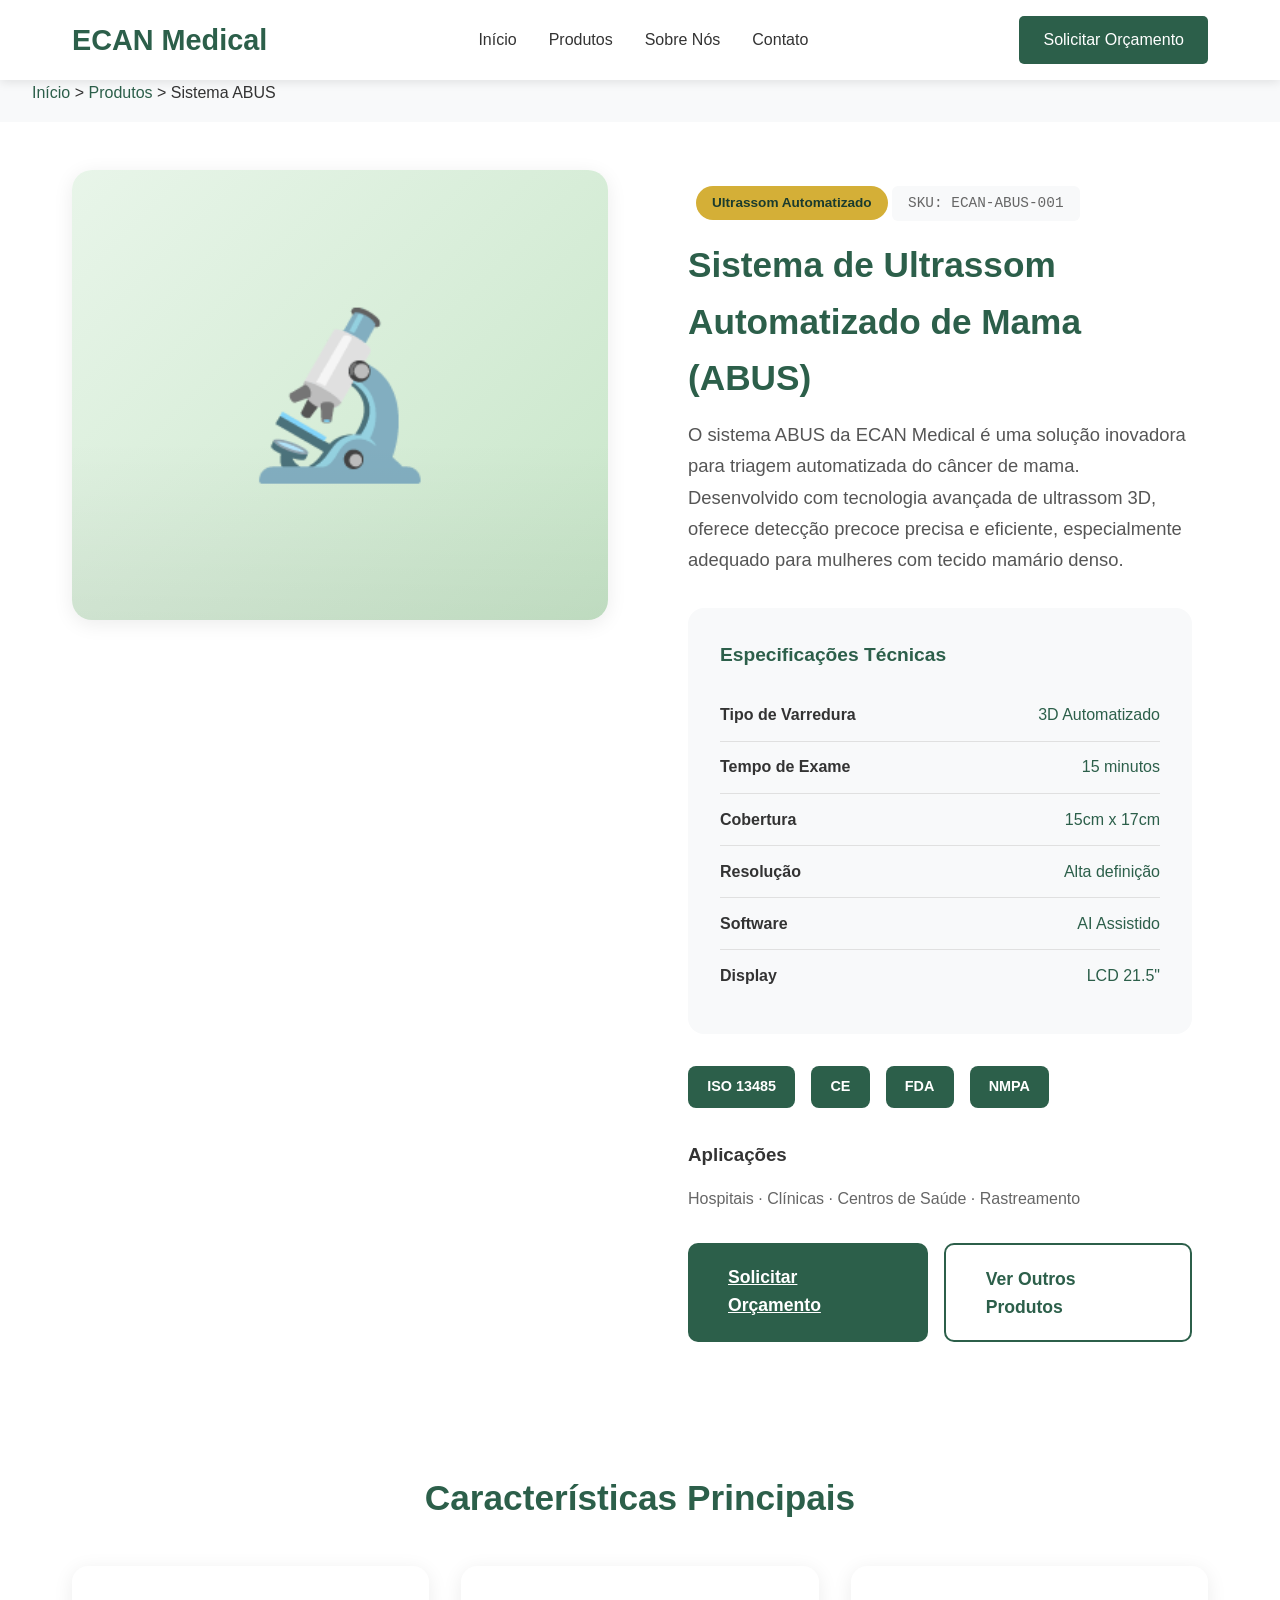
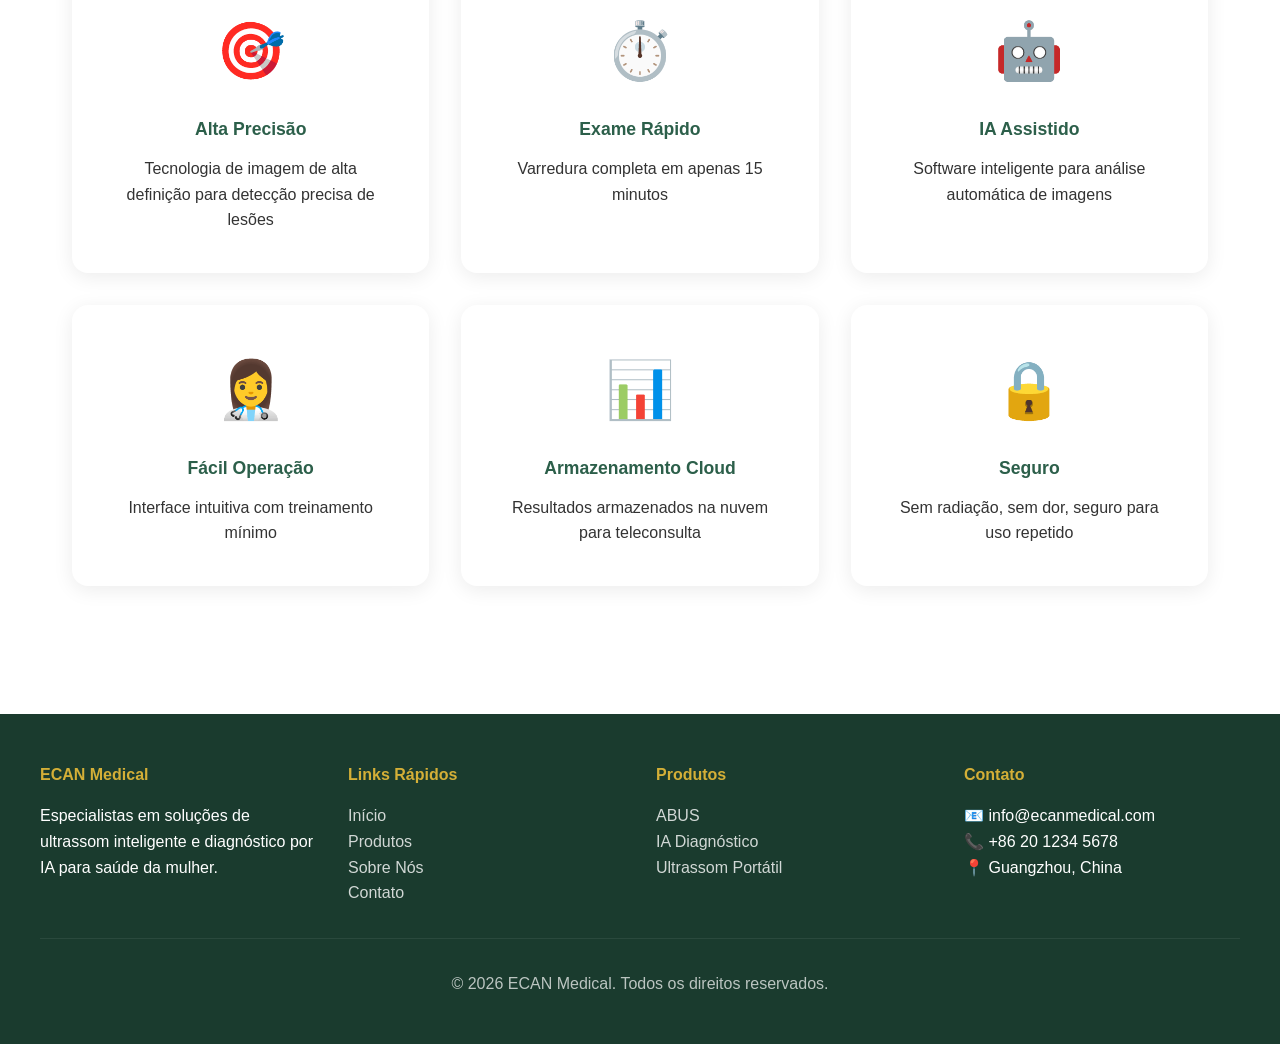
<file: produto-abus.html>
<!DOCTYPE html>
<html lang="pt-BR">
<head>
    <meta charset="UTF-8">
    <meta name="viewport" content="width=device-width, initial-scale=1.0">
    <title>ABUS - Sistema de Ultrassom Automatizado de Mama - ECAN Medical</title>
    <style>
        * { margin: 0; padding: 0; box-sizing: border-box; }
        :root { 
            --primary: #2C5F4A; 
            --secondary: #1A3B2E; 
            --accent: #D4AF37; 
            --light: #f8f9fa; 
            --white: #ffffff;
            --text: #333;
            --text-light: #666;
            --shadow: 0 4px 20px rgba(0,0,0,0.08);
            --shadow-hover: 0 12px 40px rgba(0,0,0,0.15);
        }
        body { font-family: 'Segoe UI', 'PingFang SC', 'Microsoft YaHei', sans-serif; line-height: 1.6; color: var(--text); background: var(--white); }
        
        header { background: var(--white); box-shadow: 0 2px 10px rgba(0,0,0,0.1); position: fixed; width: 100%; z-index: 1000; }
        .nav-container { max-width: 1200px; margin: 0 auto; display: flex; justify-content: space-between; align-items: center; padding: 1rem 2rem; }
        .logo { font-size: 1.8rem; font-weight: bold; color: var(--primary); text-decoration: none; }
        nav ul { display: flex; list-style: none; gap: 2rem; }
        nav a { text-decoration: none; color: #333; font-weight: 500; }
        nav a:hover { color: var(--primary); }
        .cta-btn { background: var(--primary); color: var(--white); padding: 0.7rem 1.5rem; border-radius: 5px; text-decoration: none; }
        
        .breadcrumb { background: var(--light); padding: 1rem 2rem; padding-top: 5rem; }
        .breadcrumb a { color: var(--primary); text-decoration: none; }
        
        .product-detail { max-width: 1200px; margin: 0 auto; padding: 3rem 2rem; display: grid; grid-template-columns: 1fr 1fr; gap: 4rem; }
        
        .product-gallery { position: relative; }
        .main-image { 
            width: 100%; 
            height: 450px; 
            background: linear-gradient(135deg, #E8F5E9 0%, #C8E6C9 100%); 
            border-radius: 20px; 
            display: flex; 
            align-items: center; 
            justify-content: center; 
            font-size: 10rem;
            box-shadow: var(--shadow);
            position: relative;
            overflow: hidden;
        }
        .main-image::after {
            content: '';
            position: absolute;
            top: 0;
            left: 0;
            right: 0;
            bottom: 0;
            background: linear-gradient(180deg, transparent 60%, rgba(0,0,0,0.05));
        }
        
        .product-info { padding: 1rem; }
        .product-info h1 { font-size: 2.2rem; color: var(--primary); margin-bottom: 0.8rem; font-weight: 700; }
        .product-code { font-family: monospace; font-size: 0.9rem; color: #666; background: var(--light); padding: 0.4rem 1rem; border-radius: 6px; display: inline-block; margin-bottom: 1rem; }
        .product-category { display: inline-block; background: var(--accent); color: var(--secondary); padding: 0.4rem 1rem; border-radius: 20px; font-size: 0.85rem; font-weight: 600; margin-bottom: 1rem; margin-left: 0.5rem; }
        .product-description { color: #555; margin-bottom: 2rem; font-size: 1.15rem; line-height: 1.7; }
        
        .product-specs { 
            background: var(--light); 
            padding: 2rem; 
            border-radius: 16px; 
            margin-bottom: 2rem; 
        }
        .product-specs h3 { color: var(--primary); margin-bottom: 1.2rem; font-size: 1.2rem; }
        .spec-list { list-style: none; }
        .spec-list li { display: flex; justify-content: space-between; padding: 0.8rem 0; border-bottom: 1px solid #e0e0e0; }
        .spec-list li:last-child { border-bottom: none; }
        .spec-label { font-weight: 600; color: var(--text); }
        .spec-value { color: var(--primary); font-weight: 500; }
        
        .features-section { max-width: 1200px; margin: 0 auto; padding: 4rem 2rem; }
        .features-section h2 { color: var(--primary); margin-bottom: 2.5rem; text-align: center; font-size: 2.2rem; font-weight: 700; }
        
        .features-grid { display: grid; grid-template-columns: repeat(3, 1fr); gap: 2rem; }
        .feature-card { background: var(--white); padding: 2.5rem; border-radius: 16px; text-align: center; box-shadow: var(--shadow); transition: all 0.3s; }
        .feature-card:hover { transform: translateY(-8px); box-shadow: var(--shadow-hover); }
        .feature-icon { font-size: 3.5rem; margin-bottom: 1.2rem; }
        .feature-card h3 { color: var(--primary); margin-bottom: 0.8rem; font-size: 1.1rem; }
        
        .certifications { display: flex; gap: 1rem; margin-bottom: 2rem; flex-wrap: wrap; }
        .cert-badge { padding: 0.6rem 1.2rem; background: var(--primary); color: var(--white); border-radius: 8px; font-size: 0.9rem; font-weight: 600; }
        
        .product-actions { display: flex; gap: 1rem; margin-top: 2rem; }
        .btn-primary { 
            background: var(--primary); 
            color: var(--white); 
            padding: 1.2rem 2.5rem; 
            border: none; 
            border-radius: 10px; 
            font-size: 1.1rem; 
            cursor: pointer; 
            font-weight: 600;
            transition: all 0.3s;
        }
        .btn-primary:hover {
            background: var(--secondary);
            transform: translateY(-2px);
            box-shadow: 0 8px 20px rgba(44, 95, 74, 0.3);
        }
        .btn-outline { 
            background: transparent; 
            color: var(--primary); 
            padding: 1.2rem 2.5rem; 
            border: 2px solid var(--primary); 
            border-radius: 10px; 
            font-size: 1.1rem; 
            cursor: pointer; 
            text-decoration: none; 
            display: inline-block;
            font-weight: 600;
            transition: all 0.3s;
        }
        .btn-outline:hover { 
            background: var(--primary);
            color: var(--white);
        }
        
        footer { background: var(--secondary); color: var(--white); padding: 3rem 2rem; margin-top: 4rem; }
        .footer-grid { max-width: 1200px; margin: 0 auto; display: grid; grid-template-columns: repeat(4, 1fr); gap: 2rem; }
        .footer-col h4 { margin-bottom: 1rem; color: #D4AF37; }
        .footer-col ul { list-style: none; }
        .footer-col a { color: var(--white); text-decoration: none; opacity: 0.8; }
        .footer-bottom { max-width: 1200px; margin: 2rem auto 0; padding-top: 2rem; border-top: 1px solid rgba(255,255,255,0.1); text-align: center; opacity: 0.7; }
        
        @media (max-width: 768px) {
            .product-detail { grid-template-columns: 1fr; gap: 2rem; padding: 1.5rem; }
            .main-image { height: 250px; font-size: 5rem; }
            .product-info h1 { font-size: 1.5rem; }
            .product-description { font-size: 1rem; }
            .features-grid { grid-template-columns: 1fr; }
            .footer-grid { grid-template-columns: 1fr; text-align: center; }
            .nav-container { flex-direction: column; gap: 0.5rem; padding: 0.8rem 1rem; }
            nav ul { flex-direction: column; gap: 0.5rem; text-align: center; padding: 0.5rem 0; }
            .product-actions { flex-direction: column; }
            .btn-primary, .btn-outline { width: 100%; text-align: center; }
            .breadcrumb { padding: 0.8rem 1rem; padding-top: 4rem; }
            .features-section { padding: 2rem 1rem; }
            .product-specs { padding: 1rem; }
            .logo { font-size: 1.4rem; }
            .cta-btn { display: none; }
        }
        
        .menu-toggle { display: none; font-size: 1.5rem; background: none; border: none; cursor: pointer; color: var(--primary); }
        @media (max-width: 768px) {
            .menu-toggle { display: block; position: absolute; right: 1rem; top: 0.8rem; }
            nav ul { display: none; }
            nav ul.active { display: flex; }
        }
        
        @media (hover: none) {
            .btn-primary:active, .btn-outline:active { transform: scale(0.97); opacity: 0.9; }
            a:active { opacity: 0.7; }
        }
    </style>
</head>
<body>
    <header>
        <div class="nav-container">
            <a href="index.html" class="logo">ECAN Medical</a>
            <button class="menu-toggle" onclick="toggleMenu()">☰</button>
            <nav>
                <ul id="nav-menu">
                    <li><a href="index.html">Início</a></li>
                    <li><a href="index.html#products">Produtos</a></li>
                    <li><a href="index.html#about">Sobre Nós</a></li>
                    <li><a href="index.html#contact">Contato</a></li>
                </ul>
            </nav>
            <a href="index.html#contact" class="cta-btn">Solicitar Orçamento</a>
        </div>
    </header>

    <div class="breadcrumb">
        <a href="index.html">Início</a> > <a href="index.html#products">Produtos</a> > <span>Sistema ABUS</span>
    </div>

    <section class="product-detail">
        <div class="product-gallery">
            <div class="main-image">🔬</div>
        </div>
        
        <div class="product-info">
            <span class="product-category">Ultrassom Automatizado</span>
            <span class="product-code">SKU: ECAN-ABUS-001</span>
            <h1>Sistema de Ultrassom Automatizado de Mama (ABUS)</h1>
            
            <p class="product-description">
                O sistema ABUS da ECAN Medical é uma solução inovadora para triagem automatizada do câncer de mama. 
                Desenvolvido com tecnologia avançada de ultrassom 3D, oferece detecção precoce precisa e eficiente, 
                especialmente adequado para mulheres com tecido mamário denso.
            </p>
            
            <div class="product-specs">
                <h3>Especificações Técnicas</h3>
                <ul class="spec-list">
                    <li><span class="spec-label">Tipo de Varredura</span><span class="spec-value">3D Automatizado</span></li>
                    <li><span class="spec-label">Tempo de Exame</span><span class="spec-value">15 minutos</span></li>
                    <li><span class="spec-label">Cobertura</span><span class="spec-value">15cm x 17cm</span></li>
                    <li><span class="spec-label">Resolução</span><span class="spec-value">Alta definição</span></li>
                    <li><span class="spec-label">Software</span><span class="spec-value">AI Assistido</span></li>
                    <li><span class="spec-label">Display</span><span class="spec-value">LCD 21.5"</span></li>
                </ul>
            </div>
            
            <div class="certifications">
                <span class="cert-badge">ISO 13485</span>
                <span class="cert-badge">CE</span>
                <span class="cert-badge">FDA</span>
                <span class="cert-badge">NMPA</span>
            </div>
            
            <h3 style="margin-bottom: 1rem;">Aplicações</h3>
            <p style="margin-bottom: 1.5rem; color: #666;">
                Hospitais · Clínicas · Centros de Saúde · Rastreamento
            </p>
            
            <div class="product-actions">
                <a href="index.html#contact" class="btn-primary">Solicitar Orçamento</a>
                <a href="index.html#products" class="btn-outline">Ver Outros Produtos</a>
            </div>
        </div>
    </section>

    <section class="features-section">
        <h2>Características Principais</h2>
        <div class="features-grid">
            <div class="feature-card">
                <div class="feature-icon">🎯</div>
                <h3>Alta Precisão</h3>
                <p>Tecnologia de imagem de alta definição para detecção precisa de lesões</p>
            </div>
            <div class="feature-card">
                <div class="feature-icon">⏱️</div>
                <h3>Exame Rápido</h3>
                <p>Varredura completa em apenas 15 minutos</p>
            </div>
            <div class="feature-card">
                <div class="feature-icon">🤖</div>
                <h3>IA Assistido</h3>
                <p>Software inteligente para análise automática de imagens</p>
            </div>
            <div class="feature-card">
                <div class="feature-icon">👩‍⚕️</div>
                <h3>Fácil Operação</h3>
                <p>Interface intuitiva com treinamento mínimo</p>
            </div>
            <div class="feature-card">
                <div class="feature-icon">📊</div>
                <h3>Armazenamento Cloud</h3>
                <p>Resultados armazenados na nuvem para teleconsulta</p>
            </div>
            <div class="feature-card">
                <div class="feature-icon">🔒</div>
                <h3>Seguro</h3>
                <p>Sem radiação, sem dor, seguro para uso repetido</p>
            </div>
        </div>
    </section>

    <footer>
        <div class="footer-grid">
            <div class="footer-col">
                <h4>ECAN Medical</h4>
                <p>Especialistas em soluções de ultrassom inteligente e diagnóstico por IA para saúde da mulher.</p>
            </div>
            <div class="footer-col">
                <h4>Links Rápidos</h4>
                <ul>
                    <li><a href="index.html">Início</a></li>
                    <li><a href="index.html#products">Produtos</a></li>
                    <li><a href="index.html#about">Sobre Nós</a></li>
                    <li><a href="index.html#contact">Contato</a></li>
                </ul>
            </div>
            <div class="footer-col">
                <h4>Produtos</h4>
                <ul>
                    <li><a href="#">ABUS</a></li>
                    <li><a href="#">IA Diagnóstico</a></li>
                    <li><a href="#">Ultrassom Portátil</a></li>
                </ul>
            </div>
            <div class="footer-col">
                <h4>Contato</h4>
                <ul>
                    <li>📧 info@ecanmedical.com</li>
                    <li>📞 +86 20 1234 5678</li>
                    <li>📍 Guangzhou, China</li>
                </ul>
            </div>
        </div>
        <div class="footer-bottom">
            <p>&copy; 2026 ECAN Medical. Todos os direitos reservados.</p>
        </div>
    </footer>
    <script>
        function toggleMenu() {
            document.getElementById('nav-menu').classList.toggle('active');
        }
        document.querySelectorAll('nav a').forEach(link => {
            link.addEventListener('click', () => {
                document.getElementById('nav-menu').classList.remove('active');
            });
        });
    </script>
</body>
</html>
</file>
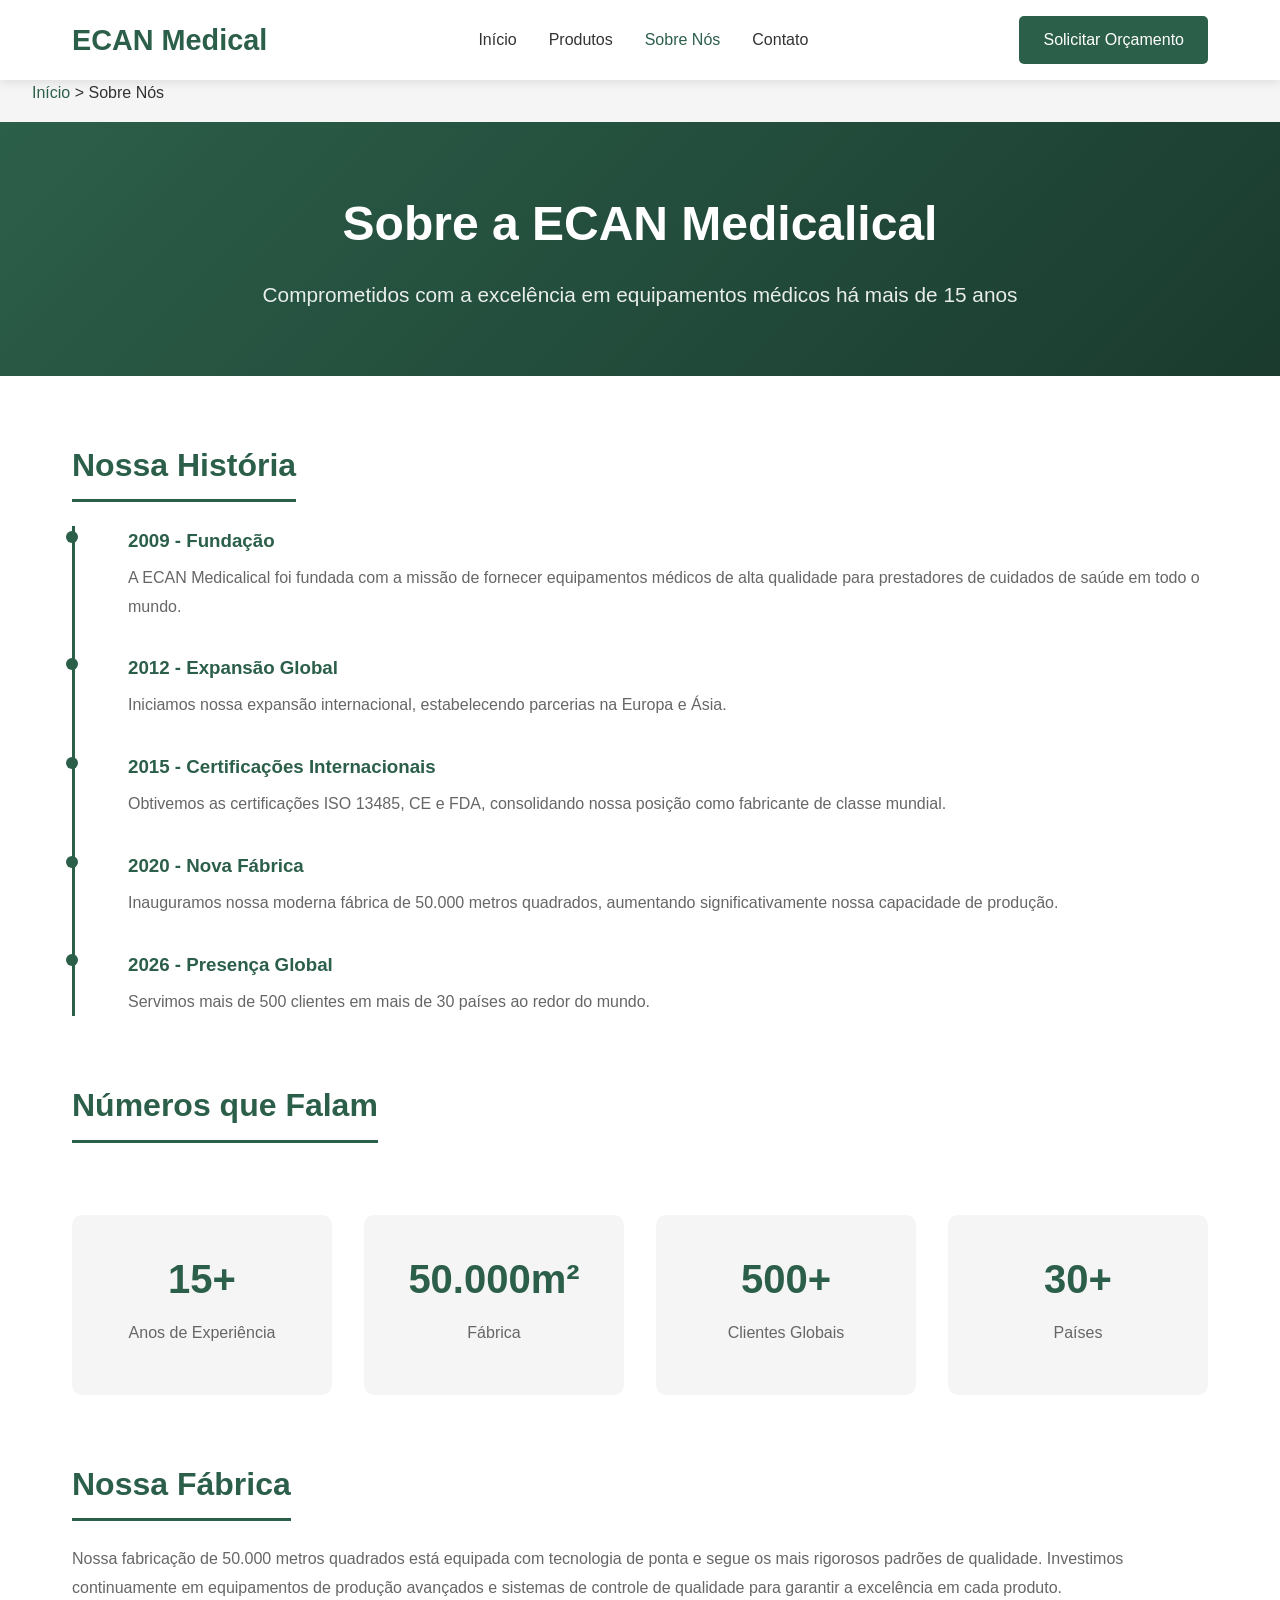
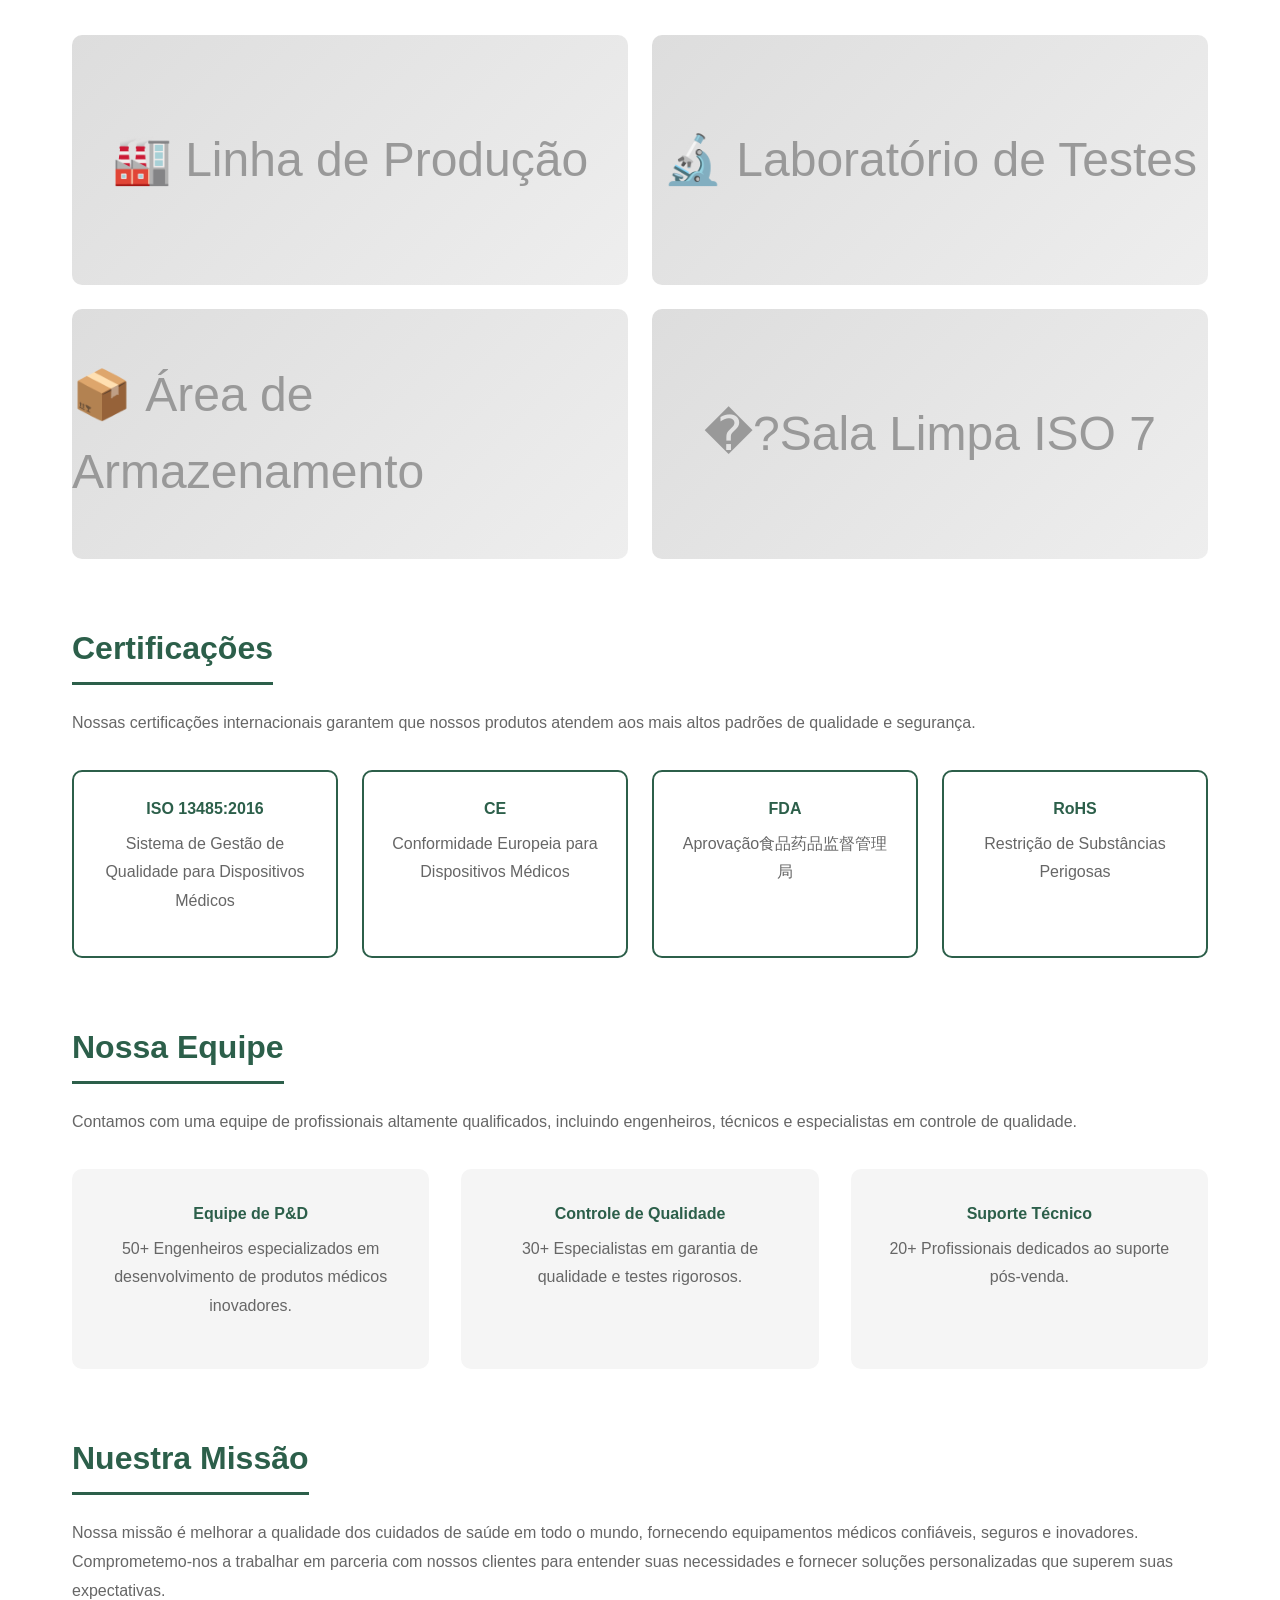
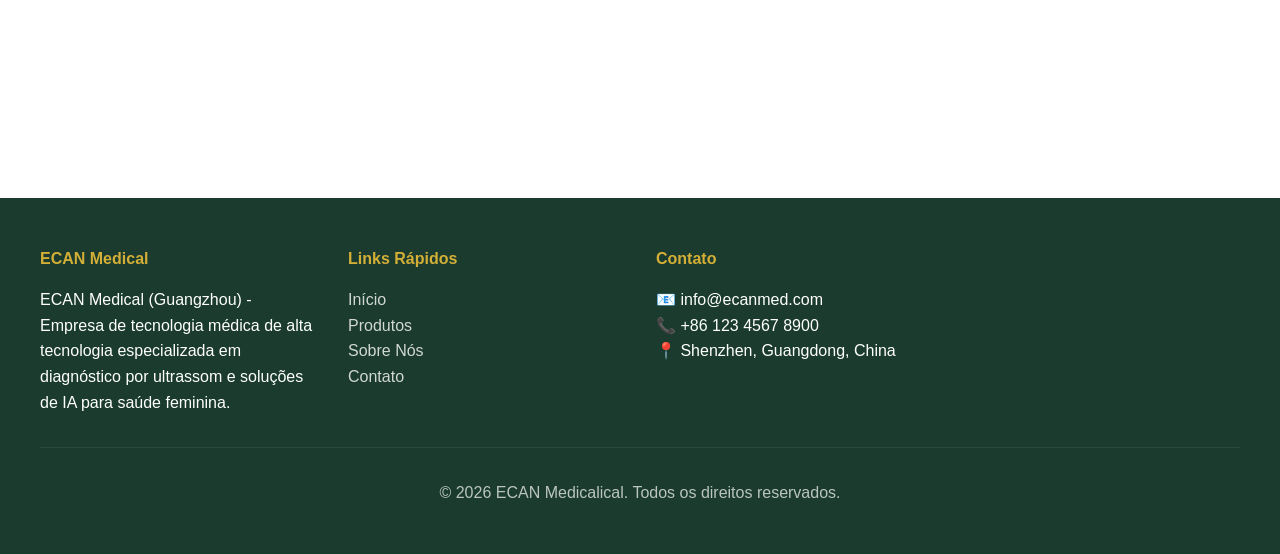
<file: sobre-nos.html>
<!DOCTYPE html>
<html lang="pt-BR">
<head>
    <meta charset="UTF-8">
    <meta name="viewport" content="width=device-width, initial-scale=1.0">
    <title>Sobre Nós - ECAN Medical</title>
    <style>
        * { margin: 0; padding: 0; box-sizing: border-box; }
        :root { --primary: #2C5F4A; --secondary: #1A3B2E; --accent: #D4AF37; --light: #f5f5f5; --white: #ffffff; }
        body { font-family: 'Segoe UI', Tahoma, Geneva, Verdana, sans-serif; line-height: 1.6; color: #333; }
        
        header { background: var(--white); box-shadow: 0 2px 10px rgba(0,0,0,0.1); position: fixed; width: 100%; z-index: 1000; }
        .nav-container { max-width: 1200px; margin: 0 auto; display: flex; justify-content: space-between; align-items: center; padding: 1rem 2rem; }
        .logo { font-size: 1.8rem; font-weight: bold; color: var(--primary); text-decoration: none; }
        nav ul { display: flex; list-style: none; gap: 2rem; }
        nav a { text-decoration: none; color: #333; font-weight: 500; transition: color 0.3s; }
        nav a:hover, nav a.active { color: var(--primary); }
        .cta-btn { background: var(--primary); color: var(--white); padding: 0.7rem 1.5rem; border-radius: 5px; text-decoration: none; font-weight: 500; }
        
        .breadcrumb { background: var(--light); padding: 1rem 2rem; padding-top: 5rem; }
        .breadcrumb a { color: var(--primary); text-decoration: none; }
        
        .about-hero { background: linear-gradient(135deg, var(--primary) 0%, var(--secondary) 100%); color: var(--white); padding: 4rem 2rem; text-align: center; }
        .about-hero h1 { font-size: 3rem; margin-bottom: 1rem; }
        .about-hero p { font-size: 1.3rem; max-width: 800px; margin: 0 auto; opacity: 0.9; }
        
        .content { max-width: 1200px; margin: 0 auto; padding: 4rem 2rem; }
        
        .section { margin-bottom: 4rem; }
        .section h2 { font-size: 2rem; color: var(--primary); margin-bottom: 1.5rem; border-bottom: 3px solid var(--primary); padding-bottom: 0.5rem; display: inline-block; }
        .section p { margin-bottom: 1rem; color: #666; line-height: 1.8; }
        
        .timeline { position: relative; padding-left: 2rem; }
        .timeline::before { content: ''; position: absolute; left: 0; top: 0; bottom: 0; width: 3px; background: var(--primary); }
        .timeline-item { position: relative; margin-bottom: 2rem; padding-left: 1.5rem; }
        .timeline-item::before { content: ''; position: absolute; left: -2.4rem; top: 0.3rem; width: 12px; height: 12px; background: var(--primary); border-radius: 50%; }
        .timeline-item h3 { color: var(--primary); margin-bottom: 0.5rem; }
        
        .stats-grid { display: grid; grid-template-columns: repeat(4, 1fr); gap: 2rem; margin: 3rem 0; }
        .stat-card { text-align: center; padding: 2rem; background: var(--light); border-radius: 10px; }
        .stat-card h3 { font-size: 2.5rem; color: var(--primary); margin-bottom: 0.5rem; }
        
        .cert-grid { display: grid; grid-template-columns: repeat(4, 1fr); gap: 1.5rem; margin: 2rem 0; }
        .cert-card { padding: 1.5rem; text-align: center; border: 2px solid var(--primary); border-radius: 10px; }
        .cert-card h4 { color: var(--primary); margin-bottom: 0.5rem; }
        
        .team-grid { display: grid; grid-template-columns: repeat(3, 1fr); gap: 2rem; margin: 2rem 0; }
        .team-member { text-align: center; padding: 2rem; background: var(--light); border-radius: 10px; }
        .team-member h4 { color: var(--primary); margin-bottom: 0.5rem; }
        
        .factory-gallery { display: grid; grid-template-columns: repeat(2, 1fr); gap: 1.5rem; margin: 2rem 0; }
        .factory-img { height: 250px; background: linear-gradient(135deg, #ddd 0%, #eee 100%); border-radius: 10px; display: flex; align-items: center; justify-content: center; font-size: 3rem; color: #999; }
        
        footer { background: var(--secondary); color: var(--white); padding: 3rem 2rem; margin-top: 4rem; }
        .footer-grid { max-width: 1200px; margin: 0 auto; display: grid; grid-template-columns: repeat(4, 1fr); gap: 2rem; }
        .footer-col h4 { margin-bottom: 1rem; color: var(--accent); }
        .footer-col ul { list-style: none; }
        .footer-col a { color: var(--white); text-decoration: none; opacity: 0.8; }
        .footer-bottom { max-width: 1200px; margin: 2rem auto 0; padding-top: 2rem; border-top: 1px solid rgba(255,255,255,0.1); text-align: center; opacity: 0.7; }
        
        @media (max-width: 768px) {
            .stats-grid, .cert-grid, .team-grid, .factory-gallery { grid-template-columns: 1fr 1fr; }
            .footer-grid { grid-template-columns: 1fr; text-align: center; }
            .nav-container { flex-direction: column; gap: 0.5rem; padding: 0.8rem 1rem; }
            nav ul { flex-direction: column; gap: 0.5rem; text-align: center; }
            .logo { font-size: 1.4rem; }
            .breadcrumb { padding: 4rem 1rem 1rem; }
            .about-hero { padding: 3rem 1rem; }
            .about-hero h1 { font-size: 1.8rem; }
            .content { padding: 2rem 1rem; }
            .section h2 { font-size: 1.5rem; }
            .stat-card { padding: 1rem; }
            .stat-card h3 { font-size: 1.5rem; }
            .timeline { padding-left: 1rem; }
        }
        
        .menu-toggle { display: none; }
        @media (max-width: 768px) {
            .menu-toggle { display: block; font-size: 1.5rem; background: none; border: none; cursor: pointer; color: var(--primary); position: absolute; right: 1rem; top: 0.8rem; }
            nav ul { display: none; }
            nav ul.active { display: flex; }
        }
        
        @media (hover: none) {
            a:active { opacity: 0.7; }
        }
    </style>
</head>
<body>
    <header>
        <div class="nav-container">
            <a href="index.html" class="logo">ECAN Medical</a>
            <button class="menu-toggle" onclick="toggleMenu()">☰</button>
            <nav>
                <ul id="nav-menu">
                    <li><a href="index.html">Início</a></li>
                    <li><a href="index.html#products">Produtos</a></li>
                    <li><a href="sobre-nos.html" class="active">Sobre Nós</a></li>
                    <li><a href="index.html#contact">Contato</a></li>
                </ul>
            </nav>
            <a href="index.html#contact" class="cta-btn">Solicitar Orçamento</a>
        </div>
    </header>

    <div class="breadcrumb">
        <a href="index.html">Início</a> > <span>Sobre Nós</span>
    </div>

    <div class="about-hero">
        <h1>Sobre a ECAN Medicalical</h1>
        <p>Comprometidos com a excelência em equipamentos médicos há mais de 15 anos</p>
    </div>

    <div class="content">
        <div class="section">
            <h2>Nossa História</h2>
            <div class="timeline">
                <div class="timeline-item">
                    <h3>2009 - Fundação</h3>
                    <p>A ECAN Medicalical foi fundada com a missão de fornecer equipamentos médicos de alta qualidade para prestadores de cuidados de saúde em todo o mundo.</p>
                </div>
                <div class="timeline-item">
                    <h3>2012 - Expansão Global</h3>
                    <p>Iniciamos nossa expansão internacional, estabelecendo parcerias na Europa e Ásia.</p>
                </div>
                <div class="timeline-item">
                    <h3>2015 - Certificações Internacionais</h3>
                    <p>Obtivemos as certificações ISO 13485, CE e FDA, consolidando nossa posição como fabricante de classe mundial.</p>
                </div>
                <div class="timeline-item">
                    <h3>2020 - Nova Fábrica</h3>
                    <p>Inauguramos nossa moderna fábrica de 50.000 metros quadrados, aumentando significativamente nossa capacidade de produção.</p>
                </div>
                <div class="timeline-item">
                    <h3>2026 - Presença Global</h3>
                    <p>Servimos mais de 500 clientes em mais de 30 países ao redor do mundo.</p>
                </div>
            </div>
        </div>

        <div class="section">
            <h2>Números que Falam</h2>
            <div class="stats-grid">
                <div class="stat-card">
                    <h3>15+</h3>
                    <p>Anos de Experiência</p>
                </div>
                <div class="stat-card">
                    <h3>50.000m²</h3>
                    <p>Fábrica</p>
                </div>
                <div class="stat-card">
                    <h3>500+</h3>
                    <p>Clientes Globais</p>
                </div>
                <div class="stat-card">
                    <h3>30+</h3>
                    <p>Países</p>
                </div>
            </div>
        </div>

        <div class="section">
            <h2>Nossa Fábrica</h2>
            <p>Nossa fabricação de 50.000 metros quadrados está equipada com tecnologia de ponta e segue os mais rigorosos padrões de qualidade. Investimos continuamente em equipamentos de produção avançados e sistemas de controle de qualidade para garantir a excelência em cada produto.</p>
            <div class="factory-gallery">
                <div class="factory-img">🏭 Linha de Produção</div>
                <div class="factory-img">🔬 Laboratório de Testes</div>
                <div class="factory-img">📦 Área de Armazenamento</div>
                <div class="factory-img">�?Sala Limpa ISO 7</div>
            </div>
        </div>

        <div class="section">
            <h2>Certificações</h2>
            <p>Nossas certificações internacionais garantem que nossos produtos atendem aos mais altos padrões de qualidade e segurança.</p>
            <div class="cert-grid">
                <div class="cert-card">
                    <h4>ISO 13485:2016</h4>
                    <p>Sistema de Gestão de Qualidade para Dispositivos Médicos</p>
                </div>
                <div class="cert-card">
                    <h4>CE</h4>
                    <p>Conformidade Europeia para Dispositivos Médicos</p>
                </div>
                <div class="cert-card">
                    <h4>FDA</h4>
                    <p>Aprovação食品药品监督管理局</p>
                </div>
                <div class="cert-card">
                    <h4>RoHS</h4>
                    <p>Restrição de Substâncias Perigosas</p>
                </div>
            </div>
        </div>

        <div class="section">
            <h2>Nossa Equipe</h2>
            <p>Contamos com uma equipe de profissionais altamente qualificados, incluindo engenheiros, técnicos e especialistas em controle de qualidade.</p>
            <div class="team-grid">
                <div class="team-member">
                    <h4>Equipe de P&D</h4>
                    <p>50+ Engenheiros especializados em desenvolvimento de produtos médicos inovadores.</p>
                </div>
                <div class="team-member">
                    <h4>Controle de Qualidade</h4>
                    <p>30+ Especialistas em garantia de qualidade e testes rigorosos.</p>
                </div>
                <div class="team-member">
                    <h4>Suporte Técnico</h4>
                    <p>20+ Profissionais dedicados ao suporte pós-venda.</p>
                </div>
            </div>
        </div>

        <div class="section">
            <h2>Nuestra Missão</h2>
            <p>Nossa missão é melhorar a qualidade dos cuidados de saúde em todo o mundo, fornecendo equipamentos médicos confiáveis, seguros e inovadores. Comprometemo-nos a trabalhar em parceria com nossos clientes para entender suas necessidades e fornecer soluções personalizadas que superem suas expectativas.</p>
        </div>
    </div>

    <footer>
        <div class="footer-grid">
            <div class="footer-col">
                <h4>ECAN Medical</h4>
                <p>ECAN Medical (Guangzhou) - Empresa de tecnologia médica de alta tecnologia especializada em diagnóstico por ultrassom e soluções de IA para saúde feminina.</p>
            </div>
            <div class="footer-col">
                <h4>Links Rápidos</h4>
                <ul>
                    <li><a href="index.html">Início</a></li>
                    <li><a href="index.html#products">Produtos</a></li>
                    <li><a href="sobre-nos.html">Sobre Nós</a></li>
                    <li><a href="index.html#contact">Contato</a></li>
                </ul>
            </div>
            <div class="footer-col">
                <h4>Contato</h4>
                <ul>
                    <li>📧 info@ecanmed.com</li>
                    <li>📞 +86 123 4567 8900</li>
                    <li>📍 Shenzhen, Guangdong, China</li>
                </ul>
            </div>
        </div>
        <div class="footer-bottom">
            <p>&copy; 2026 ECAN Medicalical. Todos os direitos reservados.</p>
        </div>
    </footer>
</body>
    <script>
        function toggleMenu() {
            document.getElementById('nav-menu').classList.toggle('active');
        }
        document.querySelectorAll('nav a').forEach(link => {
            link.addEventListener('click', () => {
                document.getElementById('nav-menu').classList.remove('active');
            });
        });
    </script>
</html>
</file>
<file: css/styles.css>
* { margin: 0; padding: 0; box-sizing: border-box; }
:root { 
    --primary: #2C5F4A; 
    --secondary: #1A3B2E; 
    --accent: #D4AF37; 
    --light: #f8f9fa; 
    --white: #ffffff;
    --text: #333;
    --text-light: #666;
    --shadow: 0 4px 20px rgba(0,0,0,0.08);
    --shadow-hover: 0 12px 40px rgba(0,0,0,0.15);
}
body { font-family: 'Segoe UI', Tahoma, Geneva, Verdana, sans-serif; line-height: 1.6; color: #333; }

header { background: var(--white); box-shadow: 0 2px 10px rgba(0,0,0,0.1); position: fixed; width: 100%; z-index: 1000; }
.nav-container { max-width: 1200px; margin: 0 auto; display: flex; justify-content: space-between; align-items: center; padding: 1rem 2rem; }
.logo { font-size: 1.8rem; font-weight: bold; color: var(--primary); }
nav ul { display: flex; list-style: none; gap: 2rem; }
nav a { text-decoration: none; color: #333; font-weight: 500; transition: color 0.3s; }
nav a:hover { color: var(--primary); }
.cta-btn { background: var(--primary); color: var(--white); padding: 0.7rem 1.5rem; border-radius: 5px; text-decoration: none; font-weight: 500; }

.hero { 
    background: linear-gradient(135deg, var(--primary) 0%, var(--secondary) 100%); 
    color: var(--white); 
    padding: 10rem 2rem 7rem; 
    text-align: center; 
    position: relative;
    overflow: hidden;
}
.hero::before {
    content: '';
    position: absolute;
    top: 0;
    left: 0;
    right: 0;
    bottom: 0;
    background: radial-gradient(circle at 30% 50%, rgba(255,255,255,0.1) 0%, transparent 50%);
}
.hero h1 { 
    font-size: 3.5rem; 
    margin-bottom: 1.5rem; 
    position: relative;
    line-height: 1.2;
}
.hero p { 
    font-size: 1.4rem; 
    max-width: 700px; 
    margin: 0 auto 2.5rem; 
    opacity: 0.95; 
    line-height: 1.6;
}
.hero-btns { 
    display: flex; 
    gap: 1.2rem; 
    justify-content: center;
    position: relative;
}
.btn { 
    padding: 1.2rem 2.5rem; 
    border-radius: 10px; 
    text-decoration: none; 
    font-weight: 700; 
    font-size: 1.1rem;
    transition: all 0.3s cubic-bezier(0.4, 0, 0.2, 1); 
}
.btn-primary { 
    background: var(--white); 
    color: var(--primary); 
    box-shadow: 0 4px 15px rgba(0,0,0,0.15);
}
.btn-primary:hover { 
    transform: translateY(-3px);
    box-shadow: 0 8px 25px rgba(0,0,0,0.2);
}
.btn-outline { 
    border: 2px solid var(--white); 
    color: var(--white); 
}
.btn-outline:hover { 
    background: var(--white);
    color: var(--primary);
}

.stats { 
    background: var(--primary); 
    color: var(--white); 
    padding: 4rem 2rem; 
    margin-top: -3rem;
    position: relative;
    z-index: 10;
}
.stats-grid { 
    max-width: 1100px; 
    margin: 0 auto; 
    display: grid; 
    grid-template-columns: repeat(4, 1fr); 
    text-align: center;
    gap: 2rem;
}
.stat-item { 
    padding: 1.5rem;
    background: rgba(255,255,255,0.1);
    border-radius: 12px;
    transition: all 0.3s;
}
.stat-item:hover {
    background: rgba(255,255,255,0.15);
    transform: translateY(-5px);
}
.stat-item h3 { 
    font-size: 3rem; 
    margin-bottom: 0.5rem; 
    font-weight: 700;
}

.section { 
    padding: 6rem 2rem; 
    max-width: 1200px; 
    margin: 0 auto; 
}
.section-title { 
    text-align: center; 
    margin-bottom: 4rem; 
}
.section-title h2 { 
    font-size: 2.8rem; 
    color: var(--primary); 
    margin-bottom: 1rem; 
    font-weight: 700;
}
.section-title p {
    font-size: 1.2rem;
    color: var(--text-light);
}

.features-grid { display: grid; grid-template-columns: repeat(4, 1fr); gap: 2rem; }
.feature-card { background: var(--light); padding: 2rem; border-radius: 10px; text-align: center; }
.feature-icon { font-size: 3rem; margin-bottom: 1rem; }
.feature-card h3 { color: var(--primary); margin-bottom: 0.5rem; }

.products-grid { display: grid; grid-template-columns: repeat(auto-fit, minmax(300px, 1fr)); gap: 2rem; }
.product-card { background: var(--white); border: none; border-radius: 16px; overflow: hidden; transition: all 0.4s cubic-bezier(0.4, 0, 0.2, 1); box-shadow: var(--shadow); }
.product-card:hover { transform: translateY(-8px); box-shadow: var(--shadow-hover); }
.product-img { height: 200px; background: linear-gradient(135deg, #E8F5E9 0%, #C8E6C9 100%); display: flex; align-items: center; justify-content: center; font-size: 4rem; position: relative; overflow: hidden; }
.product-img::after { content: ''; position: absolute; top: 0; left: 0; right: 0; bottom: 0; background: linear-gradient(180deg, transparent 60%, rgba(0,0,0,0.05)); }
.product-info { padding: 1.8rem; }
.product-info h3 { color: var(--primary); margin-bottom: 0.8rem; font-size: 1.2rem; }
.product-info p { color: var(--text-light); font-size: 0.95rem; margin-bottom: 1.2rem; line-height: 1.6; }
.product-btns { display: flex; gap: 0.8rem; }
.btn-sm { padding: 0.7rem 1.2rem; font-size: 0.9rem; border-radius: 8px; text-decoration: none; font-weight: 600; flex: 1; text-align: center; transition: all 0.3s; }
.btn-outline-primary { border: 2px solid var(--primary); color: var(--primary); background: none; }
.btn-outline-primary:hover { background: var(--primary); color: var(--white); }

.about { padding: 5rem 2rem; background: var(--light); }
.about-grid { max-width: 1200px; margin: 0 auto; display: grid; grid-template-columns: 1fr 1fr; gap: 4rem; align-items: center; }
.about-content h2 { font-size: 2.5rem; color: var(--primary); margin-bottom: 1.5rem; }
.about-content p { margin-bottom: 1rem; color: #666; }

.certifications { display: flex; gap: 1rem; margin-top: 2rem; flex-wrap: wrap; }
.cert { padding: 0.8rem 1.5rem; background: var(--white); border-radius: 5px; font-weight: bold; color: var(--primary); border: 1px solid var(--primary); }

.contact { padding: 5rem 2rem; background: linear-gradient(135deg, var(--primary) 0%, var(--secondary) 100%); color: var(--white); position: relative; overflow: hidden; }
.contact::before { content: ''; position: absolute; top: -50%; left: -50%; width: 200%; height: 200%; background: radial-gradient(circle, rgba(255,255,255,0.05) 0%, transparent 60%); }
.contact-container { max-width: 800px; margin: 0 auto; text-align: center; position: relative; }
.contact h2 { font-size: 2.5rem; margin-bottom: 1rem; }
.contact-form { background: var(--white); padding: 2.5rem; border-radius: 16px; margin-top: 2rem; box-shadow: var(--shadow-hover); }
.form-grid { display: grid; grid-template-columns: 1fr 1fr; gap: 1.2rem; }
.form-group { margin-bottom: 0.5rem; }
.form-group.full { grid-column: 1 / -1; }
input, textarea, select { width: 100%; padding: 1rem; border: 2px solid #eee; border-radius: 10px; font-size: 1rem; transition: border-color 0.3s; }
input:focus, textarea:focus, select:focus { outline: none; border-color: var(--primary); }
textarea { min-height: 120px; resize: vertical; }
.submit-btn { background: linear-gradient(135deg, var(--primary) 0%, var(--secondary) 100%); color: var(--white); border: none; padding: 1.2rem 2rem; font-size: 1.1rem; border-radius: 10px; cursor: pointer; width: 100%; font-weight: 600; transition: all 0.3s; }
.submit-btn:hover { transform: translateY(-2px); box-shadow: 0 8px 25px rgba(44, 95, 74, 0.3); }

footer { background: var(--secondary); color: var(--white); padding: 3rem 2rem; }
.footer-grid { max-width: 1200px; margin: 0 auto; display: grid; grid-template-columns: repeat(4, 1fr); gap: 2rem; }
.footer-col h4 { margin-bottom: 1rem; color: var(--accent); }
.footer-col ul { list-style: none; }
.footer-col a { color: var(--white); text-decoration: none; opacity: 0.8; }
.footer-bottom { max-width: 1200px; margin: 2rem auto 0; padding-top: 2rem; border-top: 1px solid rgba(255,255,255,0.1); text-align: center; opacity: 0.7; }

@media (max-width: 768px) {
    .nav-container { flex-direction: column; gap: 1rem; padding: 0.8rem 1rem; }
    nav { width: 100%; }
    nav ul { flex-direction: column; gap: 0.5rem; text-align: center; padding: 0.5rem 0; }
    .hero { padding: 6rem 1rem 4rem; }
    .hero h1 { font-size: 1.6rem; }
    .hero p { font-size: 1rem; }
    .hero-btns { flex-direction: column; }
    .btn { width: 100%; text-align: center; }
    .stats { padding: 2rem 1rem; }
    .stats-grid { grid-template-columns: 1fr 1fr; }
    .features-grid, .products-grid { grid-template-columns: 1fr; }
    .about-grid { grid-template-columns: 1fr; }
    .footer-grid { grid-template-columns: 1fr; text-align: center; }
    .form-grid { grid-template-columns: 1fr; }
    .logo { font-size: 1.4rem; }
    .cta-btn { width: 100%; text-align: center; }
}

.menu-toggle { display: none; font-size: 1.5rem; background: none; border: none; cursor: pointer; color: var(--primary); }
@media (max-width: 768px) {
    .menu-toggle { display: block; position: absolute; right: 1rem; top: 1rem; }
    nav ul { display: none; }
    nav ul.active { display: flex; }
}
</file>
